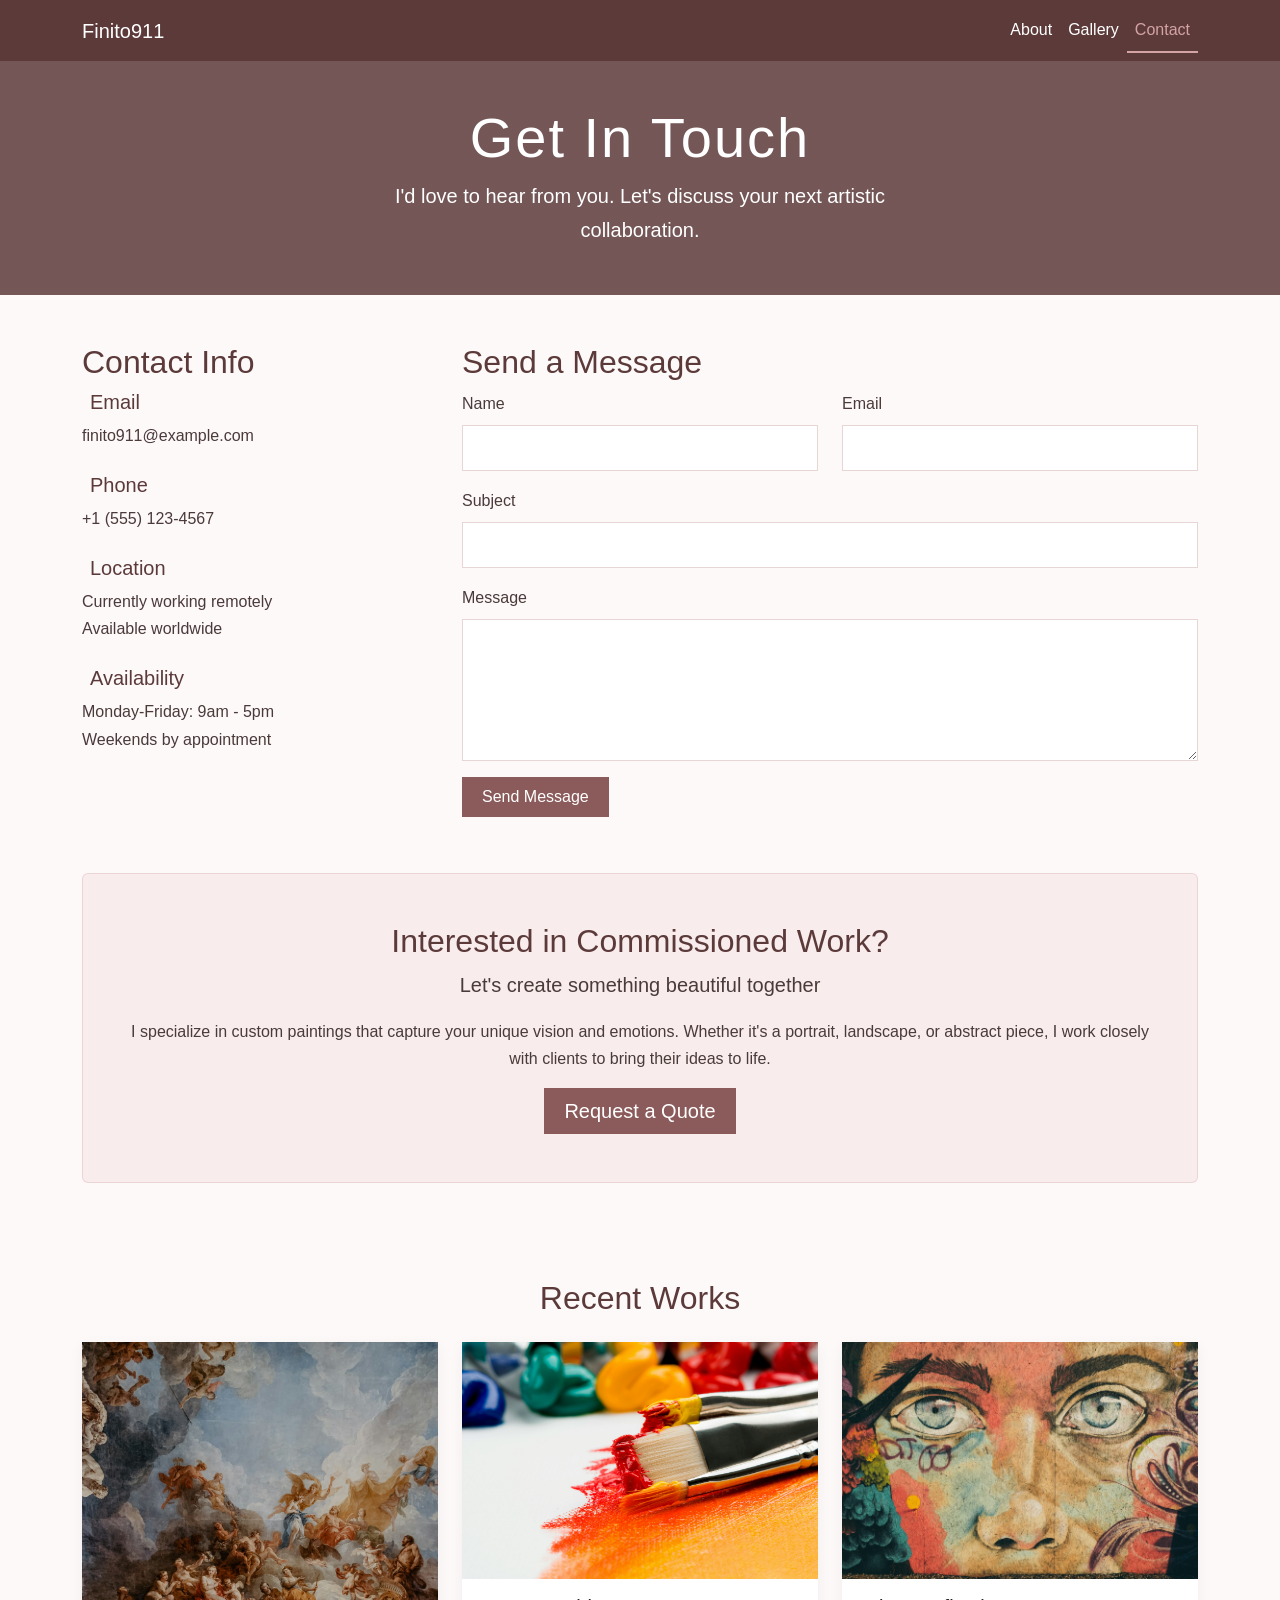
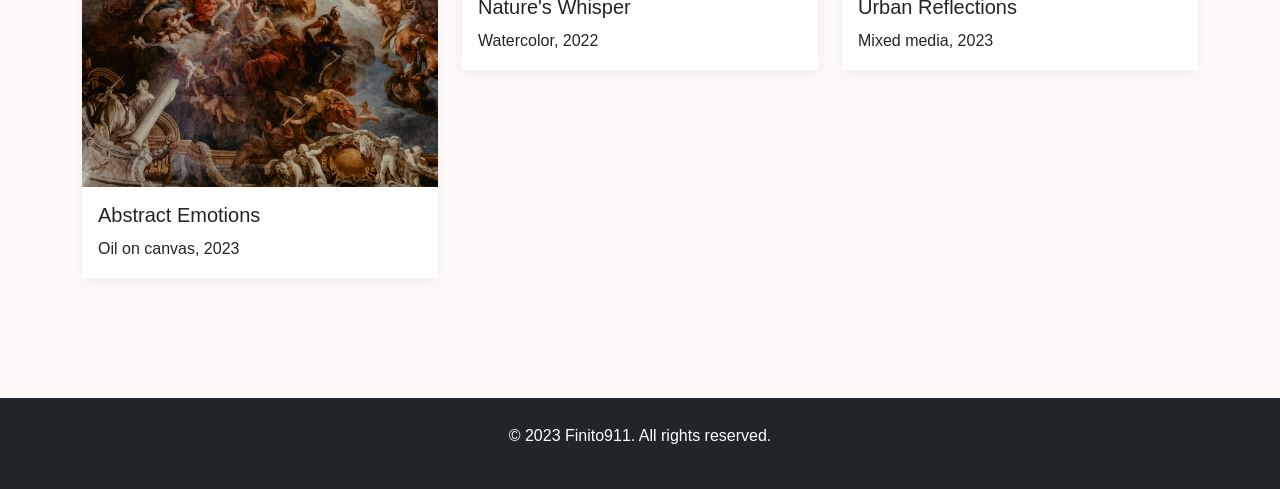
<file: contact.html>
<!DOCTYPE html>
<html lang="en">
<head>
    <meta charset="UTF-8">
    <meta name="viewport" content="width=device-width, initial-scale=1.0">
    <title>Contact | Artist Portfolio</title>
    <link href="https://cdn.jsdelivr.net/npm/bootstrap@5.3.0/dist/css/bootstrap.min.css" rel="stylesheet">
    <link href="css/style.css" rel="stylesheet">
</head>
<body>
    <!-- Navigation -->
    <nav class="navbar navbar-expand-lg navbar-dark bg-dark fixed-top">
        <div class="container">
            <a class="navbar-brand" href="index.html">Finito911</a>
            <button class="navbar-toggler" type="button" data-bs-toggle="collapse" data-bs-target="#navbarNav">
                <span class="navbar-toggler-icon"></span>
            </button>
            <div class="collapse navbar-collapse" id="navbarNav">
                <div class="navbar-nav ms-auto">
                    <a class="nav-link" href="about.html">About</a>
                    <a class="nav-link" href="gallery.html">Gallery</a>
                    <a class="nav-link active" href="contact.html">Contact</a>
                </div>
            </div>
        </div>
    </nav>

    <!-- Hero Section -->
    <header class="hero-section text-center py-5">
        <div class="container">
            <h1 class="display-4">Get In Touch</h1>
            <p class="lead">I'd love to hear from you. Let's discuss your next artistic collaboration.</p>
        </div>
    </header>

    <!-- Contact Content -->
    <section class="py-5">
        <div class="container">
            <div class="row">
                <!-- Contact Information -->
                <div class="col-lg-4 mb-5">
                    <h2>Contact Info</h2>
                    <div class="mb-4">
                        <h5><i class="fas fa-envelope me-2"></i> Email</h5>
                        <p>finito911@example.com</p>
                    </div>
                    <div class="mb-4">
                        <h5><i class="fas fa-phone me-2"></i> Phone</h5>
                        <p>+1 (555) 123-4567</p>
                    </div>
                    <div class="mb-4">
                        <h5><i class="fas fa-map-marker-alt me-2"></i> Location</h5>
                        <p>Currently working remotely<br>Available worldwide</p>
                    </div>
                    <div class="mb-4">
                        <h5><i class="fas fa-clock me-2"></i> Availability</h5>
                        <p>Monday-Friday: 9am - 5pm<br>Weekends by appointment</p>
                    </div>
                </div>

                <!-- Contact Form -->
                <div class="col-lg-8">
                    <h2>Send a Message</h2>
                    <form id="contactForm">
                        <div class="row">
                            <div class="col-md-6 mb-3">
                                <label for="name" class="form-label">Name</label>
                                <input type="text" class="form-control" id="name" required>
                            </div>
                            <div class="col-md-6 mb-3">
                                <label for="email" class="form-label">Email</label>
                                <input type="email" class="form-control" id="email" required>
                            </div>
                        </div>
                        <div class="mb-3">
                            <label for="subject" class="form-label">Subject</label>
                            <input type="text" class="form-control" id="subject" required>
                        </div>
                        <div class="mb-3">
                            <label for="message" class="form-label">Message</label>
                            <textarea class="form-control" id="message" rows="5" required></textarea>
                        </div>
                        <button type="submit" class="btn btn-primary">Send Message</button>
                    </form>
                </div>
            </div>

            <!-- Artistic Collaboration Section -->
            <div class="row mt-5">
                <div class="col-12">
                    <div class="p-5 bg-light rounded text-center">
                        <h2>Interested in Commissioned Work?</h2>
                        <p class="lead">Let's create something beautiful together</p>
                        <p>I specialize in custom paintings that capture your unique vision and emotions. Whether it's a portrait, landscape, or abstract piece, I work closely with clients to bring their ideas to life.</p>
                        <button class="btn btn-primary btn-lg">Request a Quote</button>
                    </div>
                </div>
            </div>
        </div>
    </section>

    <!-- Recent Works Preview -->
    <section class="py-5">
        <div class="container">
            <h2 class="text-center mb-4">Recent Works</h2>
            <div class="row">
                <div class="col-md-4 mb-4">
                    <div class="card">
                        <img src="images/adrianna.jpg" class="card-img-top" alt="Artwork">
                        <div class="card-body">
                            <h5 class="card-title">Abstract Emotions</h5>
                            <p class="card-text">Oil on canvas, 2023</p>
                        </div>
                    </div>
                </div>
                <div class="col-md-4 mb-4">
                    <div class="card">
                        <img src="images/anna.jpg" class="card-img-top" alt="Artwork">
                        <div class="card-body">
                            <h5 class="card-title">Nature's Whisper</h5>
                            <p class="card-text">Watercolor, 2022</p>
                        </div>
                    </div>
                </div>
                <div class="col-md-4 mb-4">
                    <div class="card">
                        <img src="images/dan.jpg" class="card-img-top" alt="Artwork">
                        <div class="card-body">
                            <h5 class="card-title">Urban Reflections</h5>
                            <p class="card-text">Mixed media, 2023</p>
                        </div>
                    </div>
                </div>
            </div>
        </div>
    </section>

    <!-- Footer -->
    <footer class="bg-dark text-white text-center py-4 mt-5">
        <div class="container">
            <p>&copy; 2023 Finito911. All rights reserved.</p>
        </div>
    </footer>

    <script src="https://cdn.jsdelivr.net/npm/bootstrap@5.3.0/dist/js/bootstrap.bundle.min.js"></script>
    <script>
        document.getElementById('contactForm').addEventListener('submit', function(e) {
            e.preventDefault();
            alert('Thank you for your message! I will get back to you soon.');
            this.reset();
        });
    </script>
</body>
</html>
</file>
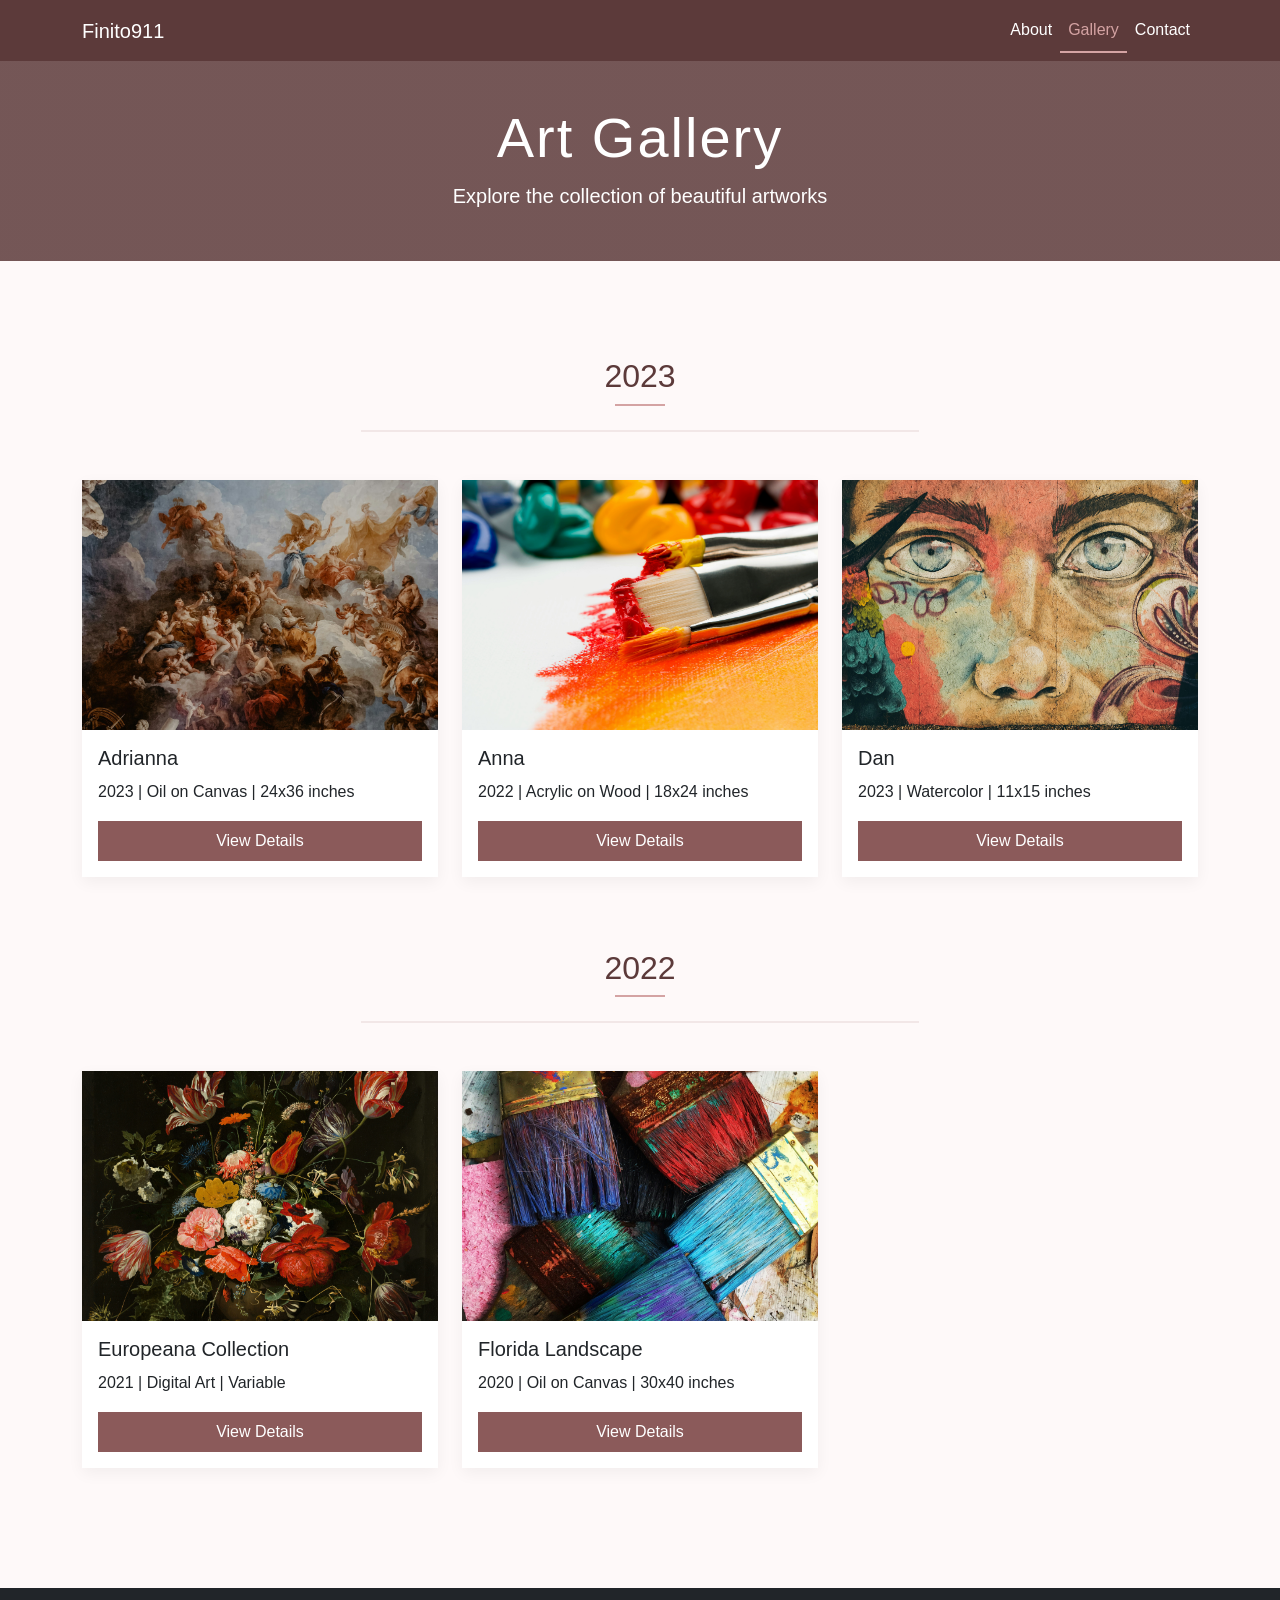
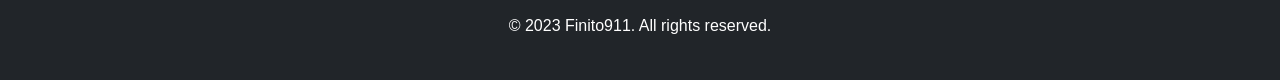
<file: gallery.html>
<!DOCTYPE html>
<html lang="en">
<head>
    <meta charset="UTF-8">
    <meta name="viewport" content="width=device-width, initial-scale=1.0">
    <title>Art Gallery | Artist Portfolio</title>
    <!-- Bootstrap CSS -->
    <link href="https://cdn.jsdelivr.net/npm/bootstrap@5.3.0/dist/css/bootstrap.min.css" rel="stylesheet">
    <!-- Custom CSS -->
    <link href="css/style.css" rel="stylesheet">
</head>
<body>
    <!-- Navigation -->
    <nav class="navbar navbar-expand-lg navbar-dark bg-dark fixed-top">
        <div class="container">
            <a class="navbar-brand" href="index.html">Finito911</a>
            <button class="navbar-toggler" type="button" data-bs-toggle="collapse" data-bs-target="#navbarNav">
                <span class="navbar-toggler-icon"></span>
            </button>
            <div class="collapse navbar-collapse" id="navbarNav">
                <div class="navbar-nav ms-auto">
                    <a class="nav-link" href="about.html">About</a>
                    <a class="nav-link active" href="gallery.html">Gallery</a>
                    <a class="nav-link" href="contact.html">Contact</a>
                </div>
            </div>
        </div>
    </nav>

    <!-- Hero Section -->
    <header class="hero-section text-center py-5">
        <div class="container">
            <h1 class="display-4">Art Gallery</h1>
            <p class="lead">Explore the collection of beautiful artworks</p>
        </div>
    </header>

    <!-- Gallery Content -->
    <section id="gallery" class="py-5">
        <div class="container">
            <!-- Year Separator -->
            <div class="year-separator text-center my-5">
                <h2>2023</h2>
                <hr class="w-50 mx-auto">
            </div>

            <!-- Gallery Grid -->
            <div class="row">
                <!-- Gallery Item 1 -->
                <div class="col-md-4 mb-4">
                    <div class="card h-100">
                        <img src="./images/adrianna.jpg" alt="Adrianna" class="card-img-top" style="height: 250px; object-fit: cover;">
                        <div class="card-body d-flex flex-column">
                            <h5 class="card-title">Adrianna</h5>
                            <p class="card-text">2023 | Oil on Canvas | 24x36 inches</p>
                            <a href="artworks/painting1.html" class="btn btn-primary mt-auto">View Details</a>
                        </div>
                    </div>
                </div>
                
                <!-- Gallery Item 2 -->
                <div class="col-md-4 mb-4">
                    <div class="card h-100">
                        <img src="./images/anna.jpg" alt="Anna" class="card-img-top" style="height: 250px; object-fit: cover;">
                        <div class="card-body d-flex flex-column">
                            <h5 class="card-title">Anna</h5>
                            <p class="card-text">2022 | Acrylic on Wood | 18x24 inches</p>
                            <a href="artworks/painting2.html" class="btn btn-primary mt-auto">View Details</a>
                        </div>
                    </div>
                </div>
                
                <!-- Gallery Item 3 -->
                <div class="col-md-4 mb-4">
                    <div class="card h-100">
                        <img src="./images/dan.jpg" alt="Dan" class="card-img-top" style="height: 250px; object-fit: cover;">
                        <div class="card-body d-flex flex-column">
                            <h5 class="card-title">Dan</h5>
                            <p class="card-text">2023 | Watercolor | 11x15 inches</p>
                            <a href="artworks/painting3.html" class="btn btn-primary mt-auto">View Details</a>
                        </div>
                    </div>
                </div>
            </div>
            
            <!-- Year Separator -->
            <div class="year-separator text-center my-5">
                <h2>2022</h2>
                <hr class="w-50 mx-auto">
            </div>
            
            <div class="row">
                <!-- Gallery Item 4 -->
                <div class="col-md-4 mb-4">
                    <div class="card h-100">
                        <img src="./images/europeana.jpg" alt="Europeana Collection" class="card-img-top" style="height: 250px; object-fit: cover;">
                        <div class="card-body d-flex flex-column">
                            <h5 class="card-title">Europeana Collection</h5>
                            <p class="card-text">2021 | Digital Art | Variable</p>
                            <a href="artworks/painting4.html" class="btn btn-primary mt-auto">View Details</a>
                        </div>
                    </div>
                </div>
                
                <!-- Gallery Item 5 -->
                <div class="col-md-4 mb-4">
                    <div class="card h-100">
                        <img src="./images/florida.jpg" alt="Florida Landscape" class="card-img-top" style="height: 250px; object-fit: cover;">
                        <div class="card-body d-flex flex-column">
                            <h5 class="card-title">Florida Landscape</h5>
                            <p class="card-text">2020 | Oil on Canvas | 30x40 inches</p>
                            <a href="artworks/painting5.html" class="btn btn-primary mt-auto">View Details</a>
                        </div>
                    </div>
                </div>
            </div>
        </div>
    </section>

    <!-- Footer -->
    <footer class="bg-dark text-white text-center py-4 mt-5">
        <div class="container">
            <p>&copy; 2023 Finito911. All rights reserved.</p>
        </div>
    </footer>

    <!-- Bootstrap JS -->
    <script src="https://cdn.jsdelivr.net/npm/bootstrap@5.3.0/dist/js/bootstrap.bundle.min.js"></script>
</body>
</html>
</file>
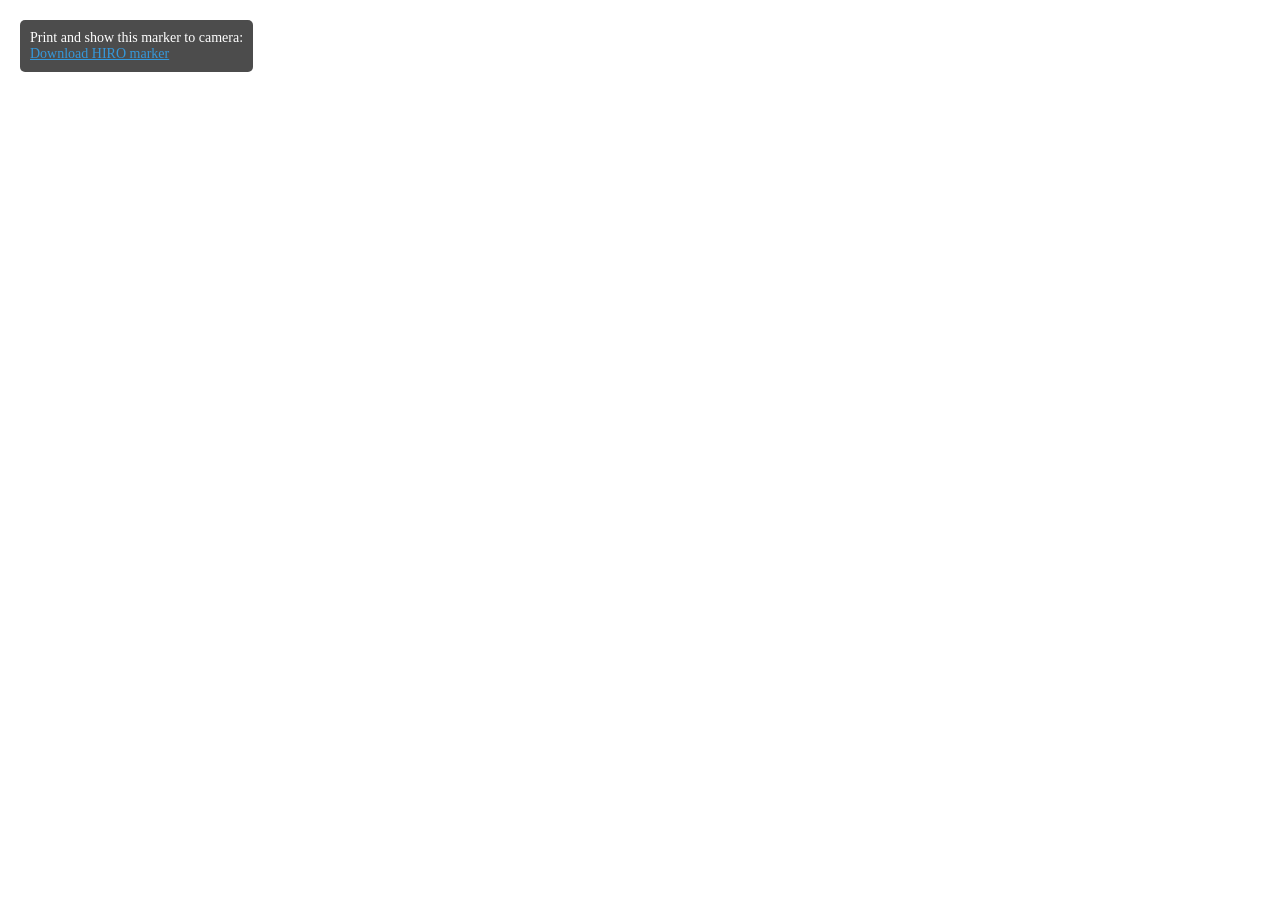
<file: artworks/p1.html>
<!DOCTYPE html>
<html>
<head>
    <title>AR Paint Sticking - Marker Based</title>
    <meta name="viewport" content="width=device-width, initial-scale=1.0, user-scalable=no">
    <script src="https://aframe.io/releases/1.4.0/aframe.min.js"></script>
    <script src="https://jeromeetienne.github.io/AR.js/aframe/build/aframe-ar.min.js"></script>
    <style>
        .arjs-loader {
            display: block;
            position: absolute;
            top: 0;
            left: 0;
            width: 100%;
            height: 100%;
            background: #000;
            z-index: 9999;
        }
        .arjs-loader-spinner {
            position: absolute;
            top: 50%;
            left: 50%;
            transform: translate(-50%, -50%);
            width: 50px;
            height: 50px;
            border: 5px solid #3498db;
            border-top: 5px solid transparent;
            border-radius: 50%;
            animation: spin 1s linear infinite;
        }
        @keyframes spin {
            0% { transform: translate(-50%, -50%) rotate(0deg); }
            100% { transform: translate(-50%, -50%) rotate(360deg); }
        }
        .instructions {
            position: fixed;
            top: 20px;
            left: 20px;
            z-index: 1000;
            background: rgba(0,0,0,0.7);
            color: white;
            padding: 10px;
            border-radius: 5px;
            font-size: 14px;
            max-width: 80%;
        }
    </style>
</head>
<body>
    <div class="instructions">
        Print and show this marker to camera:<br>
        <a href="https://arjs-cdn.s3.eu-west-3.amazonaws.com/three.js/data/images/HIRO.jpg" target="_blank" style="color: #3498db;">Download HIRO marker</a>
    </div>

    <a-scene 
        vr-mode-ui="enabled: false"
        arjs='sourceType: webcam; detectionMode: mono; matrixCodeType: 3x3;'
        renderer="logarithmicDepthBuffer: true;"
        embedded
        loading-screen="enabled: false">

        <!-- Marker definition -->
        <a-marker preset="hiro">
            <!-- Your paint image that sticks to the marker -->
            <a-entity 
                geometry="primitive: plane; width: 1; height: 1" 
                material="src: ../images/painting1.jpg; transparent: true; shader: flat"
                position="0 0 0"
                rotation="-90 0 0">
            </a-entity>
            
            <!-- Optional: Add multiple paint samples -->
            <a-entity 
                geometry="primitive: plane; width: 0.8; height: 0.8" 
                material="src: ../images/painting2.jpg; transparent: true; shader: flat"
                position="0 0.6 0"
                rotation="-90 0 0">
            </a-entity>
        </a-marker>

        <!-- Camera -->
        <a-entity camera></a-entity>
    </a-scene>

    <script>
        // Handle AR loading states
        window.addEventListener('arReady', function() {
            console.log('AR is ready!');
            document.querySelector('.instructions').innerHTML += '<br><strong>AR Ready! Show marker to camera.</strong>';
        });

        window.addEventListener('arError', function(err) {
            console.error('AR Error:', err);
            document.querySelector('.instructions').innerHTML += '<br><span style="color: red;">AR Error: ' + err.error + '</span>';
        });

        // Handle different paint selections
        function changePaintImage(imagePath) {
            const entity = document.querySelector('a-marker a-entity');
            if (entity) {
                entity.setAttribute('material', 'src', imagePath);
            }
        }
    </script>
</body>
</html>
</file>
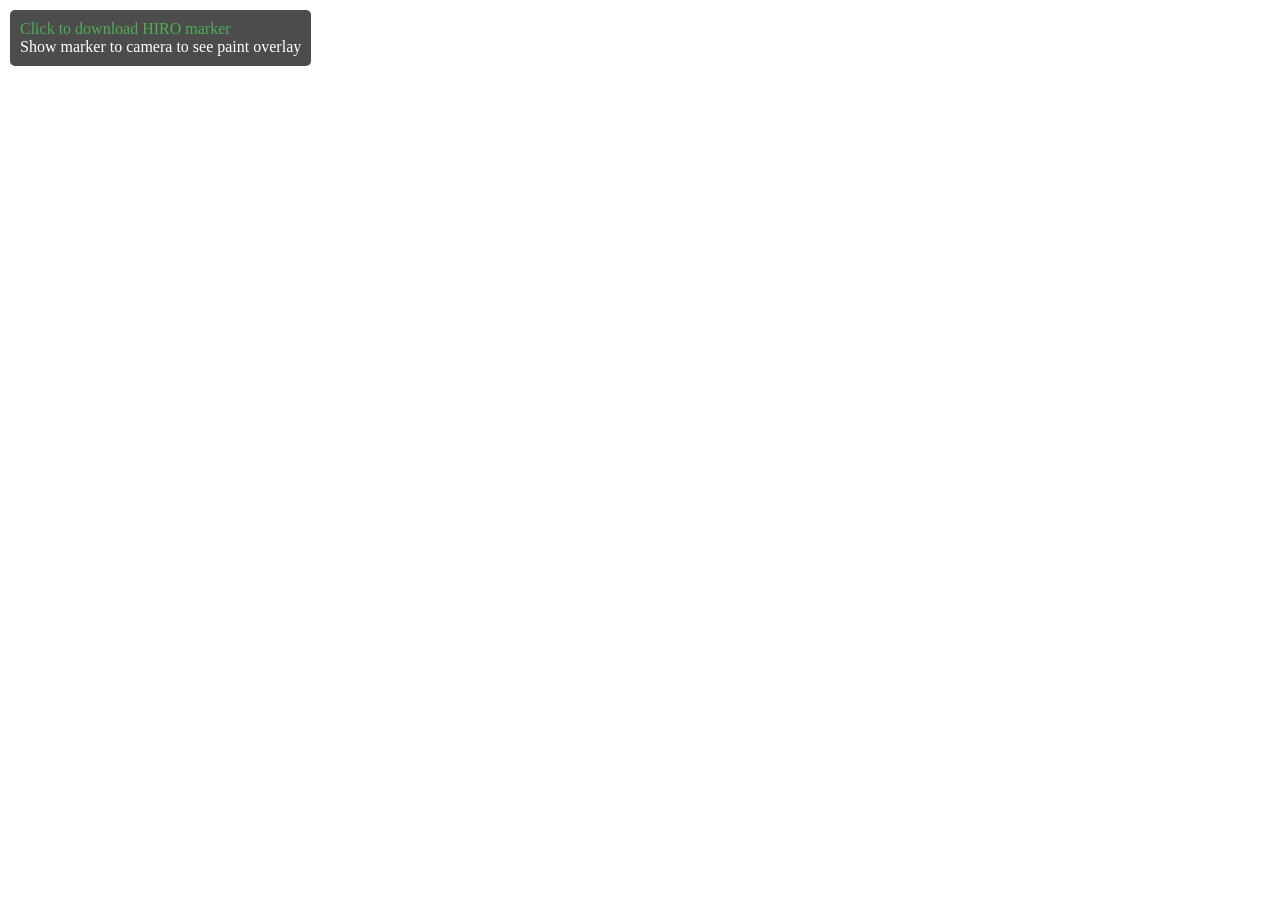
<file: artworks/p3.html>
<!DOCTYPE html>
<html>
<head>
    <title>AR Paint - HIRO Marker</title>
    <script src="https://aframe.io/releases/1.4.0/aframe.min.js"></script>
    <script src="https://jeromeetienne.github.io/AR.js/aframe/build/aframe-ar.min.js"></script>
    <style>
        body { margin: 0; overflow: hidden; }
        .info {
            position: fixed; 
            top: 10px; 
            left: 10px; 
            background: rgba(0,0,0,0.7); 
            color: white; 
            padding: 10px; 
            border-radius: 5px;
            z-index: 1000;
        }
        .marker-link {
            color: #4CAF50; 
            text-decoration: none;
        }
    </style>
</head>
<body>
    <div class="info">
        <a href="https://arjs-cdn.s3.eu-west-3.amazonaws.com/three.js/data/images/HIRO.jpg" target="_blank" class="marker-link">
            Click to download HIRO marker
        </a>
        <br>Show marker to camera to see paint overlay
    </div>

    <a-scene 
        vr-mode-ui="enabled: false"
        arjs='sourceType: webcam; detectionMode: mono_and_matrix; matrixCodeType: 3x3;'
        renderer="logarithmicDepthBuffer: true;"
        embedded>

        <a-marker preset="hiro">
            <a-entity 
                geometry="primitive: plane; width: 1; height: 1" 
                material="src: ../images/painting1.jpg; transparent: true"
                position="0 0 0">
            </a-entity>
        </a-marker>

        <a-entity camera></a-entity>
    </a-scene>
</body>
</html>
</file>
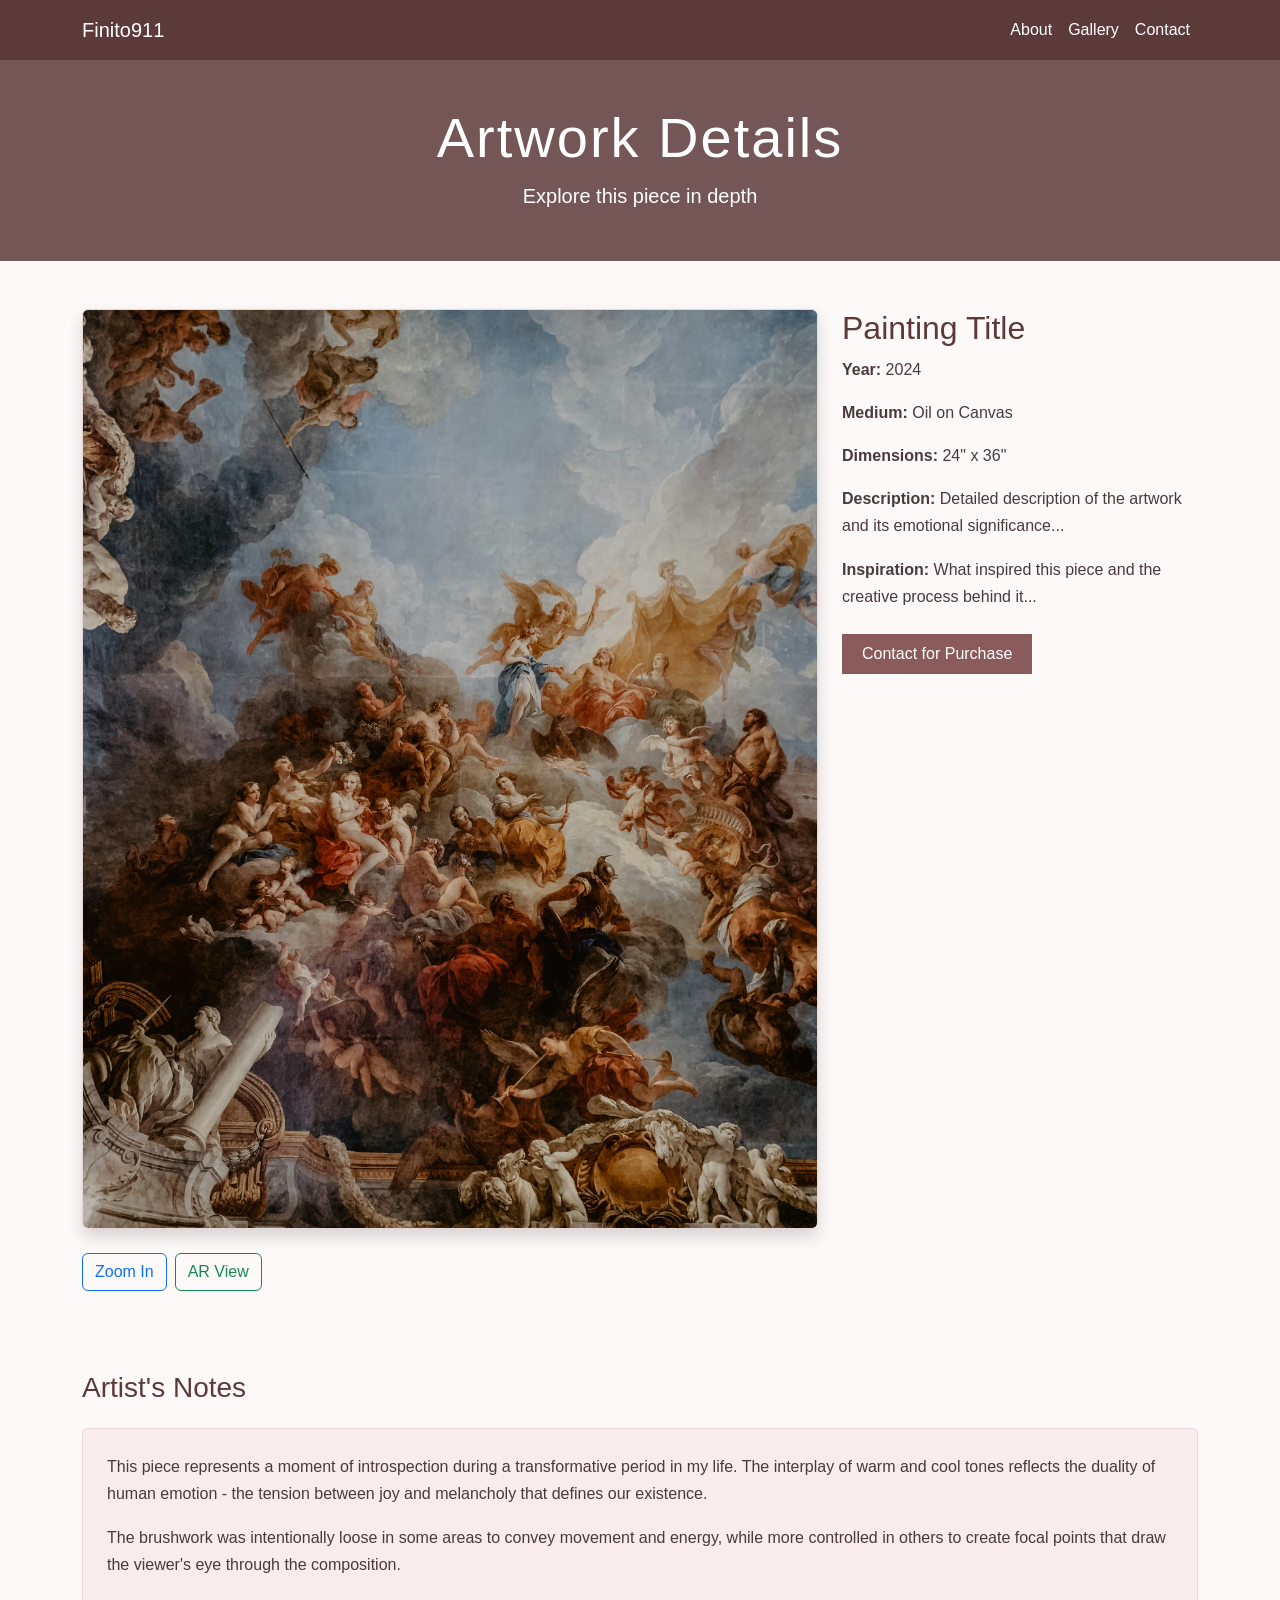
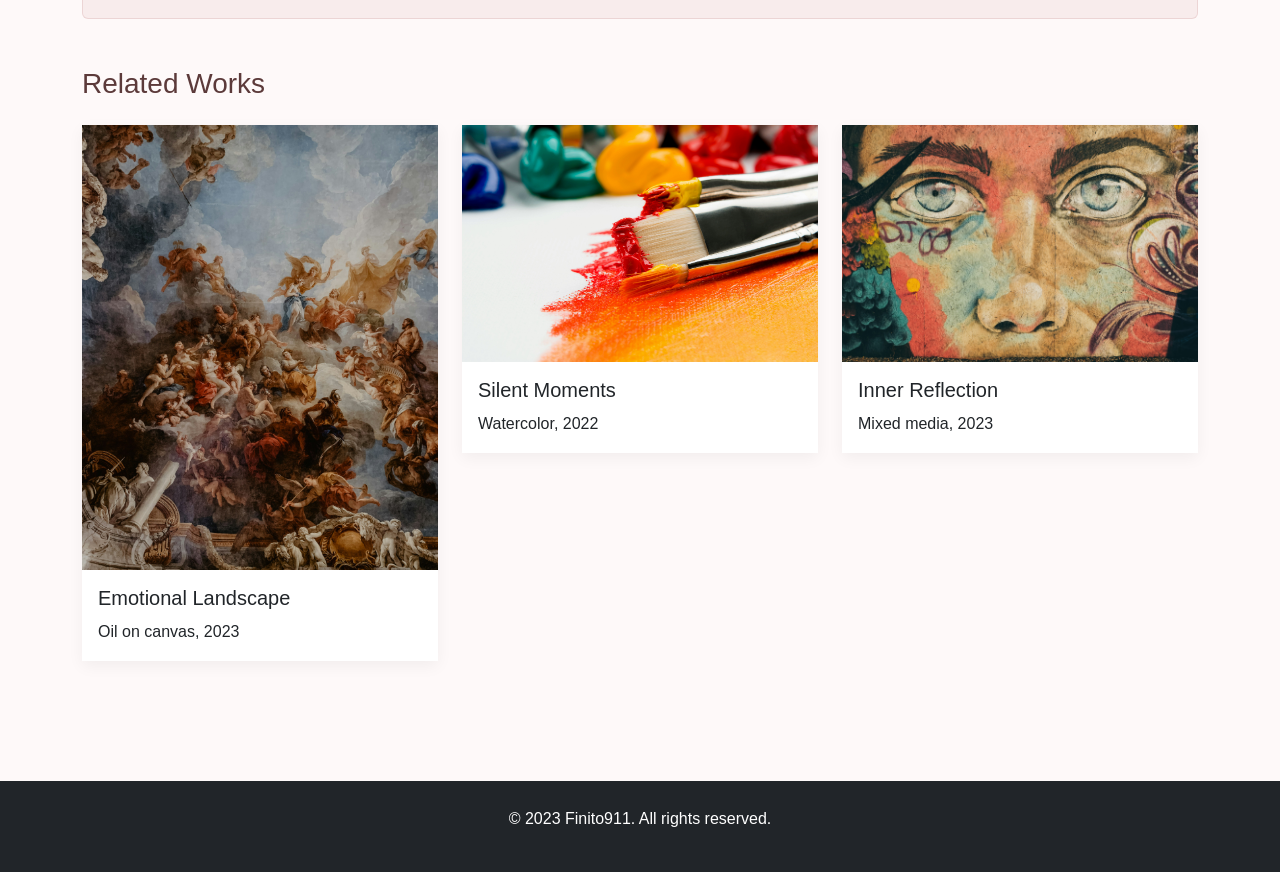
<file: artworks/painting1.html>
<!DOCTYPE html>
<html lang="en">
<head>
    <meta charset="UTF-8">
    <meta name="viewport" content="width=device-width, initial-scale=1.0">
    <title>Painting Title - Artist Portfolio</title>
    <link href="https://cdn.jsdelivr.net/npm/bootstrap@5.3.0/dist/css/bootstrap.min.css" rel="stylesheet">
    <link href="../css/style.css" rel="stylesheet">
</head>
<body>
    <!-- Navigation -->
    <nav class="navbar navbar-expand-lg navbar-dark bg-dark fixed-top">
        <div class="container">
            <a class="navbar-brand" href="../index.html">Finito911</a>
            <button class="navbar-toggler" type="button" data-bs-toggle="collapse" data-bs-target="#navbarNav">
                <span class="navbar-toggler-icon"></span>
            </button>
            <div class="collapse navbar-collapse" id="navbarNav">
                <div class="navbar-nav ms-auto">
                    <a class="nav-link" href="../about.html">About</a>
                    <a class="nav-link" href="../gallery.html">Gallery</a>
                    <a class="nav-link" href="../contact.html">Contact</a>
                </div>
            </div>
        </div>
    </nav>

    <!-- Hero Section -->
    <header class="hero-section text-center py-5">
        <div class="container">
            <h1 class="display-4">Artwork Details</h1>
            <p class="lead">Explore this piece in depth</p>
        </div>
    </header>

    <!-- Artwork Detail Section -->
    <section class="py-5">
        <div class="container">
            <div class="row">
                <div class="col-md-8 mb-4">
                    <img src="../images/adrianna.jpg" alt="Painting Title" class="img-fluid rounded shadow">
                    
                    <!-- AR/Zoom Features -->
                    <div class="mt-4 d-flex flex-wrap">
                        <button class="btn btn-outline-primary me-2 mb-2">Zoom In</button>
                        <button class="btn btn-outline-success mb-2">AR View</button>
                    </div>
                </div>
                <div class="col-md-4">
                    <h2>Painting Title</h2>
                    <p><strong>Year:</strong> 2024</p>
                    <p><strong>Medium:</strong> Oil on Canvas</p>
                    <p><strong>Dimensions:</strong> 24" x 36"</p>
                    <p><strong>Description:</strong> Detailed description of the artwork and its emotional significance...</p>
                    <p><strong>Inspiration:</strong> What inspired this piece and the creative process behind it...</p>
                    
                    <div class="mt-4">
                        <button class="btn btn-primary">Contact for Purchase</button>
                    </div>
                </div>
            </div>

            <!-- Additional Information -->
            <div class="row mt-5">
                <div class="col-12">
                    <h3 class="mb-4">Artist's Notes</h3>
                    <div class="p-4 bg-light rounded">
                        <p>This piece represents a moment of introspection during a transformative period in my life. The interplay of warm and cool tones reflects the duality of human emotion - the tension between joy and melancholy that defines our existence.</p>
                        <p>The brushwork was intentionally loose in some areas to convey movement and energy, while more controlled in others to create focal points that draw the viewer's eye through the composition.</p>
                    </div>
                </div>
            </div>

            <!-- Related Works -->
            <div class="row mt-5">
                <div class="col-12">
                    <h3 class="mb-4">Related Works</h3>
                    <div class="row">
                        <div class="col-md-4 mb-4">
                            <div class="card">
                                <img src="../images/adrianna.jpg" class="card-img-top" alt="Related Artwork">
                                <div class="card-body">
                                    <h5 class="card-title">Emotional Landscape</h5>
                                    <p class="card-text">Oil on canvas, 2023</p>
                                </div>
                            </div>
                        </div>
                        <div class="col-md-4 mb-4">
                            <div class="card">
                                <img src="../images/anna.jpg" class="card-img-top" alt="Related Artwork">
                                <div class="card-body">
                                    <h5 class="card-title">Silent Moments</h5>
                                    <p class="card-text">Watercolor, 2022</p>
                                </div>
                            </div>
                        </div>
                        <div class="col-md-4 mb-4">
                            <div class="card">
                                <img src="../images/dan.jpg" class="card-img-top" alt="Related Artwork">
                                <div class="card-body">
                                    <h5 class="card-title">Inner Reflection</h5>
                                    <p class="card-text">Mixed media, 2023</p>
                                </div>
                            </div>
                        </div>
                    </div>
                </div>
            </div>
        </div>
    </section>

    <!-- Footer -->
    <footer class="bg-dark text-white text-center py-4 mt-5">
        <div class="container">
            <p>&copy; 2023 Finito911. All rights reserved.</p>
        </div>
    </footer>

    <script src="https://cdn.jsdelivr.net/npm/bootstrap@5.3.0/dist/js/bootstrap.bundle.min.js"></script>
</body>
</html>
</file>
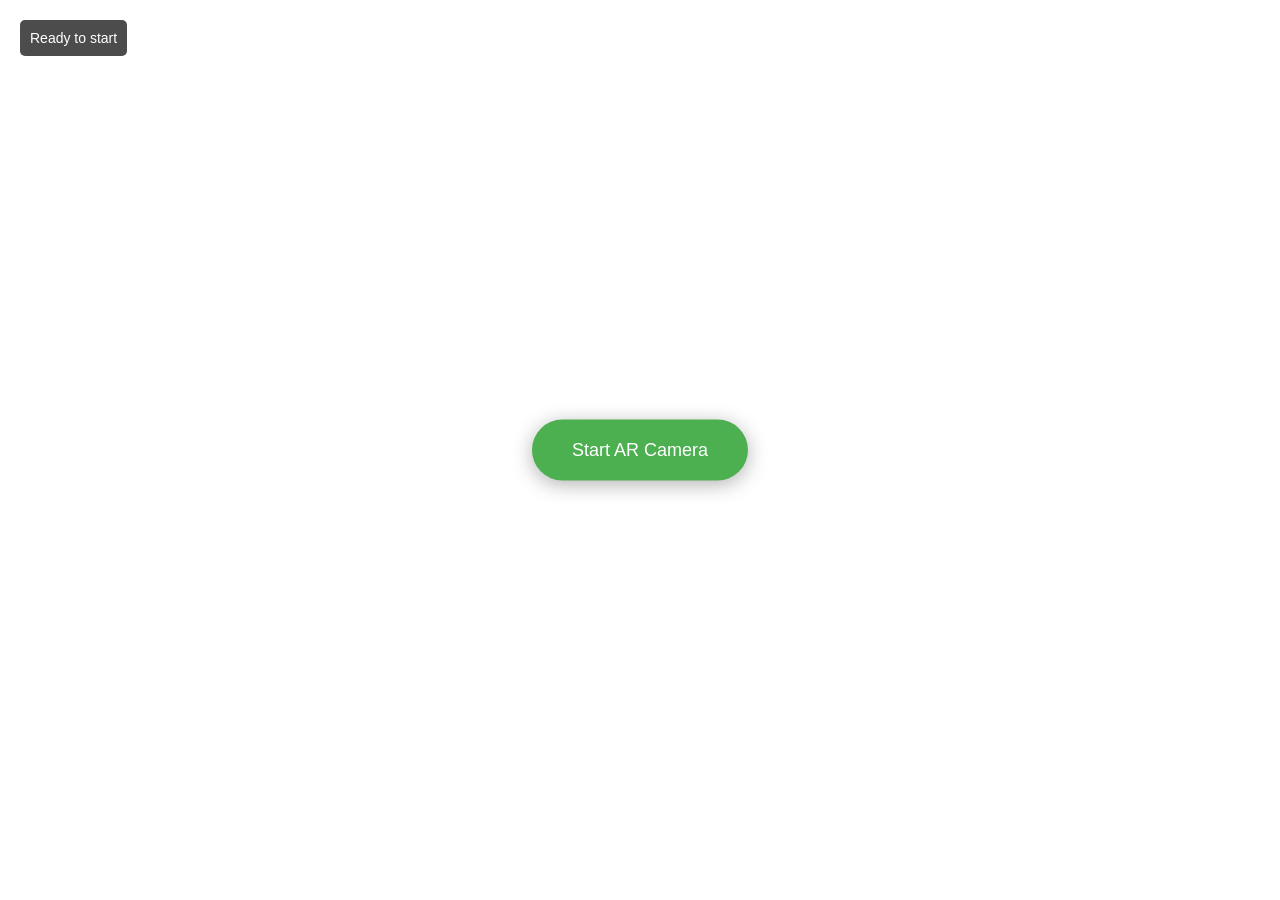
<file: artworks/painting5.html>
<!DOCTYPE html>
<html>
<head>
    <title>AR Paint Preview - Back Camera</title>
    <meta name="viewport" content="width=device-width, initial-scale=1.0, user-scalable=no">
    <style>
        body {
            margin: 0;
            padding: 0;
            overflow: hidden;
            font-family: Arial, sans-serif;
        }
        #container {
            position: relative;
            width: 100vw;
            height: 100vh;
        }
        #video {
            position: absolute;
            top: 0;
            left: 0;
            width: 100%;
            height: 100%;
            object-fit: cover;
            transform: scaleX(-1); /* Remove this if you want normal orientation */
        }
        #overlayCanvas {
            position: absolute;
            top: 0;
            left: 0;
            width: 100%;
            height: 100%;
            pointer-events: none;
        }
        .controls {
            position: fixed;
            bottom: 30px;
            left: 50%;
            transform: translateX(-50%);
            z-index: 1000;
            background: rgba(0,0,0,0.8);
            padding: 15px;
            border-radius: 25px;
            display: flex;
            gap: 10px;
            backdrop-filter: blur(10px);
        }
        .color-btn {
            width: 50px;
            height: 50px;
            border: 3px solid white;
            border-radius: 50%;
            cursor: pointer;
            box-shadow: 0 2px 10px rgba(0,0,0,0.3);
        }
        .status {
            position: fixed;
            top: 20px;
            left: 20px;
            z-index: 1000;
            background: rgba(0,0,0,0.7);
            color: white;
            padding: 10px;
            border-radius: 5px;
            font-size: 14px;
        }
        .init-btn {
            position: fixed;
            top: 50%;
            left: 50%;
            transform: translate(-50%, -50%);
            z-index: 2000;
            padding: 20px 40px;
            background: #4CAF50;
            color: white;
            border: none;
            border-radius: 50px;
            font-size: 18px;
            cursor: pointer;
            box-shadow: 0 4px 20px rgba(0,0,0,0.3);
        }
    </style>
</head>
<body>
    <div id="container">
        <video id="video" autoplay playsinline muted style="display: none;"></video>
        <canvas id="overlayCanvas"></canvas>
    </div>
    
    <button class="init-btn" onclick="initCamera()">Start AR Camera</button>
    
    <div class="status" id="status">
        Ready to start
    </div>
    
    <div class="controls" style="display: none;" id="controlsDiv">
        <div class="color-btn" style="background-color: #e74c3c;" onclick="setPaintColor('#e74c3c')" title="Red"></div>
        <div class="color-btn" style="background-color: #3498db;" onclick="setPaintColor('#3498db')" title="Blue"></div>
        <div class="color-btn" style="background-color: #2ecc71;" onclick="setPaintColor('#2ecc71')" title="Green"></div>
        <div class="color-btn" style="background-color: #f39c12;" onclick="setPaintColor('#f39c12')" title="Orange"></div>
        <div class="color-btn" style="background-color: #9b59b6;" onclick="setPaintColor('#9b59b6')" title="Purple"></div>
        <div class="color-btn" style="background-color: #ffffff; border: 2px solid #333;" onclick="setPaintColor(null)" title="Clear"></div>
    </div>

    <script>
        let video = document.getElementById('video');
        let canvas = document.getElementById('overlayCanvas');
        let ctx = canvas.getContext('2d');
        let currentStream = null;
        let paintColor = null;
        let isInitialized = false;

        function updateStatus(message) {
            document.getElementById('status').textContent = message;
        }

        async function initCamera() {
            try {
                updateStatus('Accessing camera...');
                
                // Request back camera specifically
                const constraints = {
                    video: {
                        facingMode: 'environment', // This is BACK CAMERA
                        width: { ideal: 1920 },
                        height: { ideal: 1080 }
                    },
                    audio: false
                };

                // Get the stream
                currentStream = await navigator.mediaDevices.getUserMedia(constraints);
                video.srcObject = currentStream;
                
                // Show video element
                video.style.display = 'block';
                
                // Hide start button
                document.querySelector('.init-btn').style.display = 'none';
                
                // Show controls
                document.getElementById('controlsDiv').style.display = 'flex';
                
                // Set canvas dimensions
                video.onloadedmetadata = function() {
                    canvas.width = video.videoWidth;
                    canvas.height = video.videoHeight;
                    updateStatus('Camera ready - Back camera active');
                    isInitialized = true;
                    startProcessing();
                };

                video.onerror = function() {
                    updateStatus('Error: Could not load video stream');
                };

            } catch (error) {
                console.error('Camera error:', error);
                updateStatus('Error: ' + error.message || 'Could not access camera');
                
                // Try fallback to any available camera
                if (error.name === 'NotAllowedError') {
                    updateStatus('Please allow camera access and refresh the page');
                } else if (error.name === 'NotFoundError') {
                    updateStatus('No back camera found. Trying front camera...');
                    tryFrontCamera();
                }
            }
        }

        async function tryFrontCamera() {
            try {
                const constraints = {
                    video: {
                        facingMode: 'user', // Front camera fallback
                        width: { ideal: 1280 },
                        height: { ideal: 720 }
                    },
                    audio: false
                };

                currentStream = await navigator.mediaDevices.getUserMedia(constraints);
                video.srcObject = currentStream;
                video.style.display = 'block';
                document.querySelector('.init-btn').style.display = 'none';
                document.getElementById('controlsDiv').style.display = 'flex';
                
                video.onloadedmetadata = function() {
                    canvas.width = video.videoWidth;
                    canvas.height = video.videoHeight;
                    updateStatus('Using front camera');
                    isInitialized = true;
                    startProcessing();
                };
                
            } catch (error) {
                updateStatus('Could not access any camera');
            }
        }

        function setPaintColor(color) {
            paintColor = color;
            updateStatus(color ? `Painting with ${color}` : 'Clear mode');
        }

        function startProcessing() {
            if (!isInitialized || video.paused || video.ended) {
                setTimeout(startProcessing, 100);
                return;
            }
            
            try {
                // Draw video frame
                ctx.drawImage(video, 0, 0, canvas.width, canvas.height);
                
                // Apply paint overlay if color is selected
                if (paintColor) {
                    ctx.globalAlpha = 0.3; // Semi-transparent overlay
                    ctx.fillStyle = paintColor;
                    
                    // Paint the entire frame (in a real app, you'd detect surfaces)
                    ctx.fillRect(0, 0, canvas.width, canvas.height);
                    
                    ctx.globalAlpha = 1.0;
                }
                
            } catch (error) {
                console.error('Processing error:', error);
            }
            
            requestAnimationFrame(startProcessing);
        }

        // Handle page visibility changes
        document.addEventListener('visibilitychange', function() {
            if (document.hidden && currentStream) {
                // Pause when tab is not visible
                updateStatus('Paused - tab not visible');
            } else if (!document.hidden && isInitialized) {
                updateStatus('Resumed');
            }
        });

        // Clean up on page unload
        window.addEventListener('beforeunload', function() {
            if (currentStream) {
                currentStream.getTracks().forEach(track => track.stop());
            }
        });
    </script>
</body>
</html>
</file>
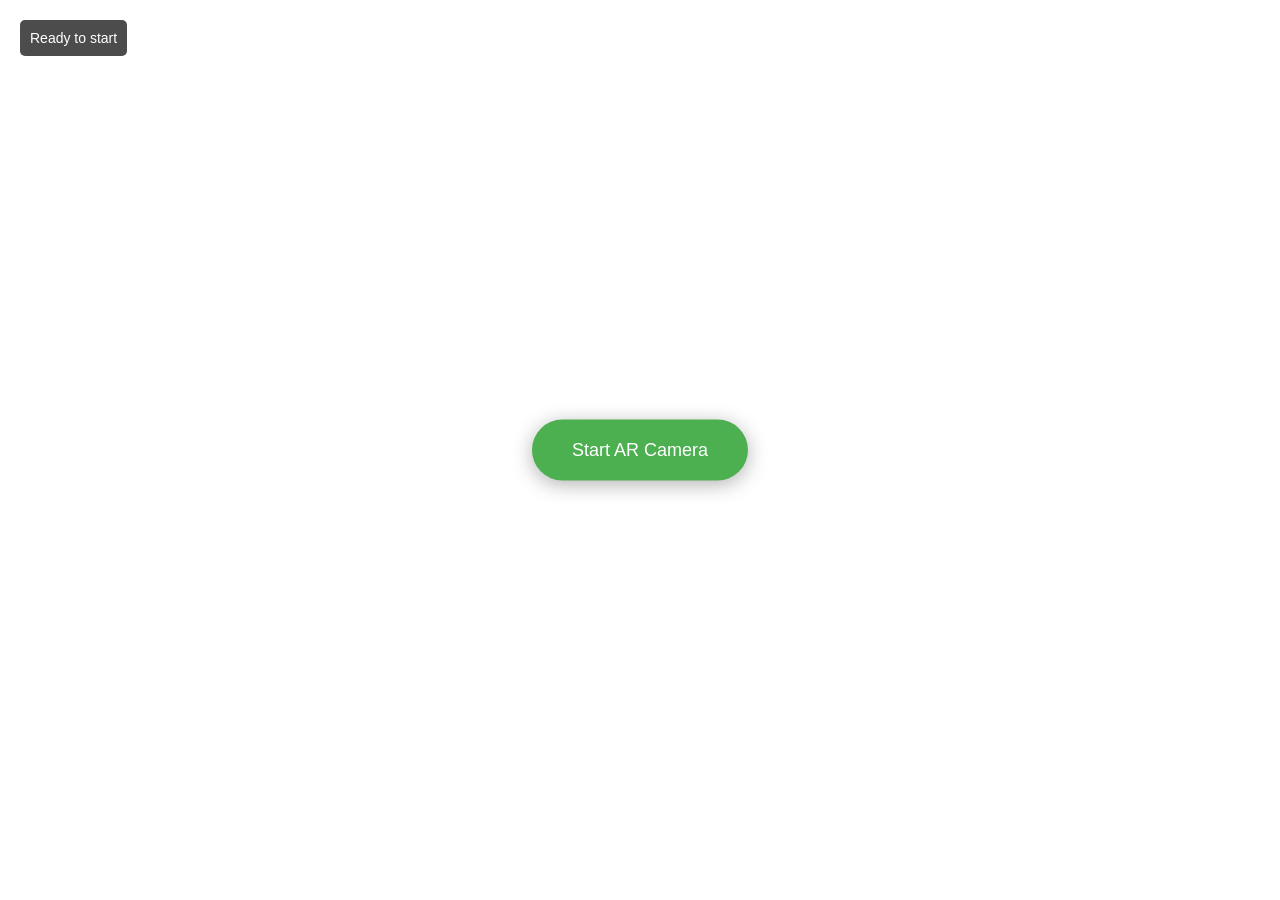
<file: artworks/painting6.html>
<!DOCTYPE html>
<html>
<head>
    <title>AR Paint Preview - Back Camera</title>
    <meta name="viewport" content="width=device-width, initial-scale=1.0, user-scalable=no">
    <style>
        body {
            margin: 0;
            padding: 0;
            overflow: hidden;
            font-family: Arial, sans-serif;
        }
        #container {
            position: relative;
            width: 100vw;
            height: 100vh;
        }
        #video {
            position: absolute;
            top: 0;
            left: 0;
            width: 100%;
            height: 100%;
            object-fit: cover;
        }
        #overlayCanvas {
            position: absolute;
            top: 0;
            left: 0;
            width: 100%;
            height: 100%;
            pointer-events: none;
        }
        .controls {
            position: fixed;
            bottom: 30px;
            left: 50%;
            transform: translateX(-50%);
            z-index: 1000;
            background: rgba(0,0,0,0.8);
            padding: 15px;
            border-radius: 25px;
            display: flex;
            gap: 10px;
            backdrop-filter: blur(10px);
        }
        .image-btn {
            width: 60px;
            height: 60px;
            border: 3px solid white;
            border-radius: 10px;
            cursor: pointer;
            box-shadow: 0 2px 10px rgba(0,0,0,0.3);
            background-size: cover;
            background-position: center;
        }
        .status {
            position: fixed;
            top: 20px;
            left: 20px;
            z-index: 1000;
            background: rgba(0,0,0,0.7);
            color: white;
            padding: 10px;
            border-radius: 5px;
            font-size: 14px;
        }
        .init-btn {
            position: fixed;
            top: 50%;
            left: 50%;
            transform: translate(-50%, -50%);
            z-index: 2000;
            padding: 20px 40px;
            background: #4CAF50;
            color: white;
            border: none;
            border-radius: 50px;
            font-size: 18px;
            cursor: pointer;
            box-shadow: 0 4px 20px rgba(0,0,0,0.3);
        }
    </style>
</head>
<body>
    <div id="container">
        <video id="video" autoplay playsinline muted style="display: none;"></video>
        <canvas id="overlayCanvas"></canvas>
    </div>
    
    <button class="init-btn" onclick="initCamera()">Start AR Camera</button>
    
    <div class="status" id="status">
        Ready to start
    </div>
    
    <div class="controls" style="display: none;" id="controlsDiv">
        <!-- Replace these with your actual paint sample images -->
        <div class="image-btn" style="background-image: url('https://i.imgur.com/sample1.jpg');" onclick="setPaintImage('https://i.imgur.com/sample1.jpg')" title="Paint Sample 1"></div>
        <div class="image-btn" style="background-image: url('https://i.imgur.com/sample2.jpg');" onclick="setPaintImage('https://i.imgur.com/sample2.jpg')" title="Paint Sample 2"></div>
        <div class="image-btn" style="background-image: url('https://i.imgur.com/sample3.jpg');" onclick="setPaintImage('https://i.imgur.com/sample3.jpg')" title="Paint Sample 3"></div>
        <div class="image-btn" style="background-image: url('https://i.imgur.com/clear.png');" onclick="setPaintImage(null)" title="Clear">❌</div>
    </div>

    <script>
        let video = document.getElementById('video');
        let canvas = document.getElementById('overlayCanvas');
        let ctx = canvas.getContext('2d');
        let currentStream = null;
        let paintImage = null;
        let paintImageElement = null;
        let isInitialized = false;
        let imageCache = {};

        function updateStatus(message) {
            document.getElementById('status').textContent = message;
        }

        // Preload common paint sample images
        function preloadImages() {
            const imageUrls = [
                'https://i.imgur.com/sample1.jpg',
                'https://i.imgur.com/sample2.jpg', 
                'https://i.imgur.com/sample3.jpg'
            ];
            
            imageUrls.forEach(url => {
                if (!imageCache[url]) {
                    const img = new Image();
                    img.crossOrigin = 'Anonymous';
                    img.src = url;
                    img.onload = () => {
                        imageCache[url] = img;
                        console.log('Preloaded:', url);
                    };
                }
            });
        }

        async function initCamera() {
            try {
                updateStatus('Accessing camera...');
                
                // Request back camera specifically
                const constraints = {
                    video: {
                        facingMode: 'environment', // This is BACK CAMERA
                        width: { ideal: 1920 },
                        height: { ideal: 1080 }
                    },
                    audio: false
                };

                // Get the stream
                currentStream = await navigator.mediaDevices.getUserMedia(constraints);
                video.srcObject = currentStream;
                
                // Show video element
                video.style.display = 'block';
                
                // Hide start button
                document.querySelector('.init-btn').style.display = 'none';
                
                // Show controls
                document.getElementById('controlsDiv').style.display = 'flex';
                
                // Set canvas dimensions
                video.onloadedmetadata = function() {
                    canvas.width = video.videoWidth;
                    canvas.height = video.videoHeight;
                    updateStatus('Camera ready - Back camera active');
                    isInitialized = true;
                    startProcessing();
                };

                video.onerror = function() {
                    updateStatus('Error: Could not load video stream');
                };

            } catch (error) {
                console.error('Camera error:', error);
                updateStatus('Error: ' + error.message || 'Could not access camera');
                
                // Try fallback to any available camera
                if (error.name === 'NotAllowedError') {
                    updateStatus('Please allow camera access and refresh the page');
                } else if (error.name === 'NotFoundError') {
                    updateStatus('No back camera found. Trying front camera...');
                    tryFrontCamera();
                }
            }
        }

        async function tryFrontCamera() {
            try {
                const constraints = {
                    video: {
                        facingMode: 'user', // Front camera fallback
                        width: { ideal: 1280 },
                        height: { ideal: 720 }
                    },
                    audio: false
                };

                currentStream = await navigator.mediaDevices.getUserMedia(constraints);
                video.srcObject = currentStream;
                video.style.display = 'block';
                document.querySelector('.init-btn').style.display = 'none';
                document.getElementById('controlsDiv').style.display = 'flex';
                
                video.onloadedmetadata = function() {
                    canvas.width = video.videoWidth;
                    canvas.height = video.videoHeight;
                    updateStatus('Using front camera');
                    isInitialized = true;
                    startProcessing();
                };
                
            } catch (error) {
                updateStatus('Could not access any camera');
            }
        }

        function setPaintImage(imageUrl) {
            if (!imageUrl) {
                paintImage = null;
                paintImageElement = null;
                updateStatus('Cleared paint overlay');
                return;
            }
            
            // Check if image is already cached
            if (imageCache[imageUrl]) {
                paintImage = imageUrl;
                paintImageElement = imageCache[imageUrl];
                updateStatus('Using cached image: ' + imageUrl);
                return;
            }
            
            // Load new image
            updateStatus('Loading image...');
            const img = new Image();
            img.crossOrigin = 'Anonymous';
            img.src = imageUrl;
            
            img.onload = function() {
                paintImage = imageUrl;
                paintImageElement = img;
                imageCache[imageUrl] = img; // Cache for future use
                updateStatus('Image loaded: ' + imageUrl);
            };
            
            img.onerror = function() {
                updateStatus('Failed to load image: ' + imageUrl);
            };
        }

        function startProcessing() {
            if (!isInitialized || video.paused || video.ended) {
                setTimeout(startProcessing, 100);
                return;
            }
            
            try {
                // Draw video frame
                ctx.drawImage(video, 0, 0, canvas.width, canvas.height);
                
                // Overlay paint image if selected
                if (paintImage && paintImageElement) {
                    // Define where to place the paint image (center of screen)
                    const imageWidth = canvas.width * 0.8; // 80% of screen width
                    const imageHeight = canvas.height * 0.6; // 60% of screen height
                    const imageX = (canvas.width - imageWidth) / 2;
                    const imageY = (canvas.height - imageHeight) / 2;
                    
                    // Draw the paint image with transparency
                    ctx.globalAlpha = 0.7; // 70% opacity
                    ctx.drawImage(
                        paintImageElement, 
                        imageX, 
                        imageY, 
                        imageWidth, 
                        imageHeight
                    );
                    ctx.globalAlpha = 1.0;
                }
                
            } catch (error) {
                console.error('Processing error:', error);
            }
            
            requestAnimationFrame(startProcessing);
        }

        // Handle page visibility changes
        document.addEventListener('visibilitychange', function() {
            if (document.hidden && currentStream) {
                updateStatus('Paused - tab not visible');
            } else if (!document.hidden && isInitialized) {
                updateStatus('Resumed');
            }
        });

        // Clean up on page unload
        window.addEventListener('beforeunload', function() {
            if (currentStream) {
                currentStream.getTracks().forEach(track => track.stop());
            }
        });

        // Initialize image preloading
        window.addEventListener('load', preloadImages);
    </script>
</body>
</html>
</file>
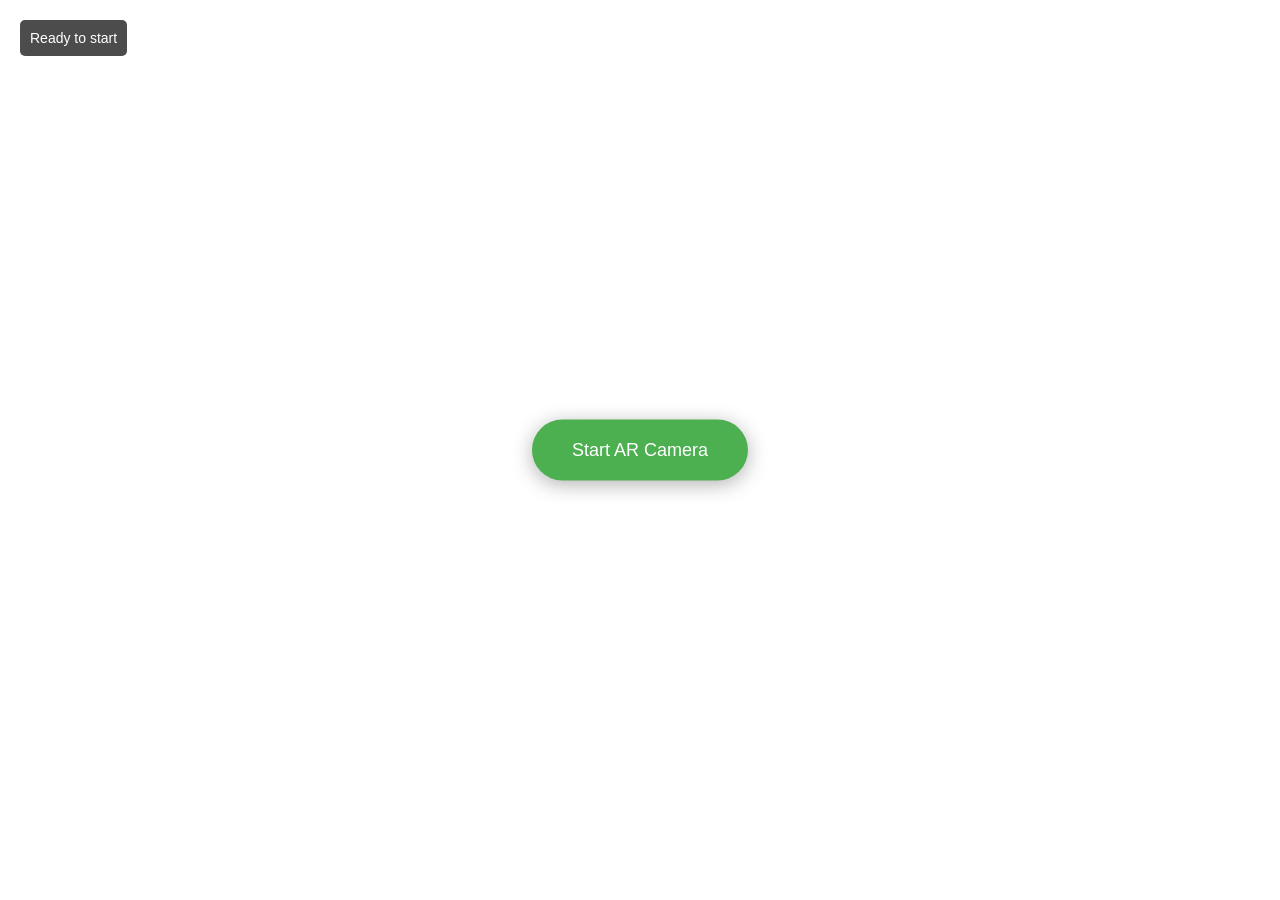
<file: artworks/painting7.html>
<!DOCTYPE html>
<html>
<head>
    <title>AR Paint Sticking - Back Camera</title>
    <meta name="viewport" content="width=device-width, initial-scale=1.0, user-scalable=no">
    <style>
        body {
            margin: 0;
            padding: 0;
            overflow: hidden;
            font-family: Arial, sans-serif;
        }
        #container {
            position: relative;
            width: 100vw;
            height: 100vh;
        }
        #video {
            position: absolute;
            top: 0;
            left: 0;
            width: 100%;
            height: 100%;
            object-fit: cover;
        }
        #overlayCanvas {
            position: absolute;
            top: 0;
            left: 0;
            width: 100%;
            height: 100%;
            pointer-events: none;
        }
        .controls {
            position: fixed;
            bottom: 30px;
            left: 50%;
            transform: translateX(-50%);
            z-index: 1000;
            background: rgba(0,0,0,0.8);
            padding: 15px;
            border-radius: 25px;
            display: flex;
            gap: 10px;
            backdrop-filter: blur(10px);
        }
        .image-btn {
            width: 60px;
            height: 60px;
            border: 3px solid white;
            border-radius: 10px;
            cursor: pointer;
            box-shadow: 0 2px 10px rgba(0,0,0,0.3);
            background-size: cover;
            background-position: center;
        }
        .status {
            position: fixed;
            top: 20px;
            left: 20px;
            z-index: 1000;
            background: rgba(0,0,0,0.7);
            color: white;
            padding: 10px;
            border-radius: 5px;
            font-size: 14px;
        }
        .init-btn {
            position: fixed;
            top: 50%;
            left: 50%;
            transform: translate(-50%, -50%);
            z-index: 2000;
            padding: 20px 40px;
            background: #4CAF50;
            color: white;
            border: none;
            border-radius: 50px;
            font-size: 18px;
            cursor: pointer;
            box-shadow: 0 4px 20px rgba(0,0,0,0.3);
        }
        .ar-instructions {
            position: fixed;
            top: 50%;
            left: 50%;
            transform: translate(-50%, -50%);
            z-index: 500;
            background: rgba(0,0,0,0.8);
            color: white;
            padding: 20px;
            border-radius: 15px;
            text-align: center;
            display: none;
        }
    </style>
</head>
<body>
    <div id="container">
        <video id="video" autoplay playsinline muted style="display: none;"></video>
        <canvas id="overlayCanvas"></canvas>
    </div>
    
    <button class="init-btn" onclick="initCamera()">Start AR Camera</button>
    
    <div class="status" id="status">
        Ready to start
    </div>
    
    <div class="ar-instructions" id="instructions">
        Point camera at a flat surface (wall, table, floor)<br>
        Tap screen to place paint sample
    </div>
    
    <div class="controls" style="display: none;" id="controlsDiv">
        <div class="image-btn" style="background-image: url('https://i.imgur.com/red-paint.jpg');" onclick="setPaintImage('https://i.imgur.com/red-paint.jpg')" title="Red Paint"></div>
        <div class="image-btn" style="background-image: url('https://i.imgur.com/blue-paint.jpg');" onclick="setPaintImage('https://i.imgur.com/blue-paint.jpg')" title="Blue Paint"></div>
        <div class="image-btn" style="background-image: url('https://i.imgur.com/green-paint.jpg');" onclick="setPaintImage('https://i.imgur.com/green-paint.jpg')" title="Green Paint"></div>
        <div class="image-btn" style="background-color: #ff0000; color: white; display: flex; align-items: center; justify-content: center; font-size: 20px;" onclick="clearPlacements()" title="Clear All">❌</div>
    </div>

    <script>
        let video = document.getElementById('video');
        let canvas = document.getElementById('overlayCanvas');
        let ctx = canvas.getContext('2d');
        let currentStream = null;
        let paintImage = null;
        let paintImageElement = null;
        let isInitialized = false;
        let placements = []; // Store placed images
        let imageCache = {};
        let isTracking = false;

        function updateStatus(message) {
            document.getElementById('status').textContent = message;
        }

        function showInstructions() {
            document.getElementById('instructions').style.display = 'block';
            setTimeout(() => {
                document.getElementById('instructions').style.display = 'none';
            }, 5000);
        }

        async function initCamera() {
            try {
                updateStatus('Accessing camera...');
                
                const constraints = {
                    video: {
                        facingMode: 'environment',
                        width: { ideal: 1920 },
                        height: { ideal: 1080 }
                    },
                    audio: false
                };

                currentStream = await navigator.mediaDevices.getUserMedia(constraints);
                video.srcObject = currentStream;
                
                video.style.display = 'block';
                document.querySelector('.init-btn').style.display = 'none';
                document.getElementById('controlsDiv').style.display = 'flex';
                
                video.onloadedmetadata = function() {
                    canvas.width = video.videoWidth;
                    canvas.height = video.videoHeight;
                    updateStatus('Camera ready - Point at surface and tap to place');
                    isInitialized = true;
                    showInstructions();
                    startProcessing();
                };

            } catch (error) {
                console.error('Camera error:', error);
                updateStatus('Error: ' + (error.message || 'Could not access camera'));
            }
        }

        function setPaintImage(imageUrl) {
            if (!imageUrl) {
                paintImage = null;
                paintImageElement = null;
                updateStatus('No paint selected');
                return;
            }
            
            if (imageCache[imageUrl]) {
                paintImage = imageUrl;
                paintImageElement = imageCache[imageUrl];
                updateStatus('Paint selected - tap screen to place');
                return;
            }
            
            updateStatus('Loading paint sample...');
            const img = new Image();
            img.crossOrigin = 'Anonymous';
            img.src = imageUrl;
            
            img.onload = function() {
                paintImage = imageUrl;
                paintImageElement = img;
                imageCache[imageUrl] = img;
                updateStatus('Paint ready - tap screen to place');
            };
        }

        // Add tap/click event for placing images
        canvas.addEventListener('click', function(event) {
            if (!paintImage || !paintImageElement) {
                updateStatus('Please select a paint sample first');
                return;
            }
            
            const rect = canvas.getBoundingClientRect();
            const x = event.clientX - rect.left;
            const y = event.clientY - rect.top;
            
            // Add placement at clicked position
            placements.push({
                x: x,
                y: y,
                image: paintImageElement,
                width: 150, // Fixed size
                height: 150,
                id: Date.now()
            });
            
            updateStatus('Paint placed! Tap elsewhere to add more');
        });

        // Touch support for mobile
        canvas.addEventListener('touchstart', function(event) {
            event.preventDefault();
            const touch = event.touches[0];
            const mouseEvent = new MouseEvent('click', {
                clientX: touch.clientX,
                clientY: touch.clientY
            });
            canvas.dispatchEvent(mouseEvent);
        });

        function startProcessing() {
            if (!isInitialized || video.paused || video.ended) {
                setTimeout(startProcessing, 100);
                return;
            }
            
            try {
                // Draw video frame
                ctx.drawImage(video, 0, 0, canvas.width, canvas.height);
                
                // Draw all placed images
                placements.forEach(placement => {
                    ctx.globalAlpha = 0.8;
                    ctx.drawImage(
                        placement.image,
                        placement.x - placement.width/2,  // Center on tap point
                        placement.y - placement.height/2,
                        placement.width,
                        placement.height
                    );
                    ctx.globalAlpha = 1.0;
                });
                
                // Add visual feedback for current selection
                if (paintImage && paintImageElement) {
                    ctx.fillStyle = 'rgba(255, 255, 255, 0.3)';
                    ctx.font = '16px Arial';
                    ctx.textAlign = 'center';
                    ctx.fillText('Tap anywhere to place paint sample', canvas.width/2, 30);
                }
                
            } catch (error) {
                console.error('Processing error:', error);
            }
            
            requestAnimationFrame(startProcessing);
        }

        function clearPlacements() {
            placements = [];
            updateStatus('All placements cleared');
        }

        // Clean up on page unload
        window.addEventListener('beforeunload', function() {
            if (currentStream) {
                currentStream.getTracks().forEach(track => track.stop());
            }
        });
    </script>
</body>
</html>
</file>
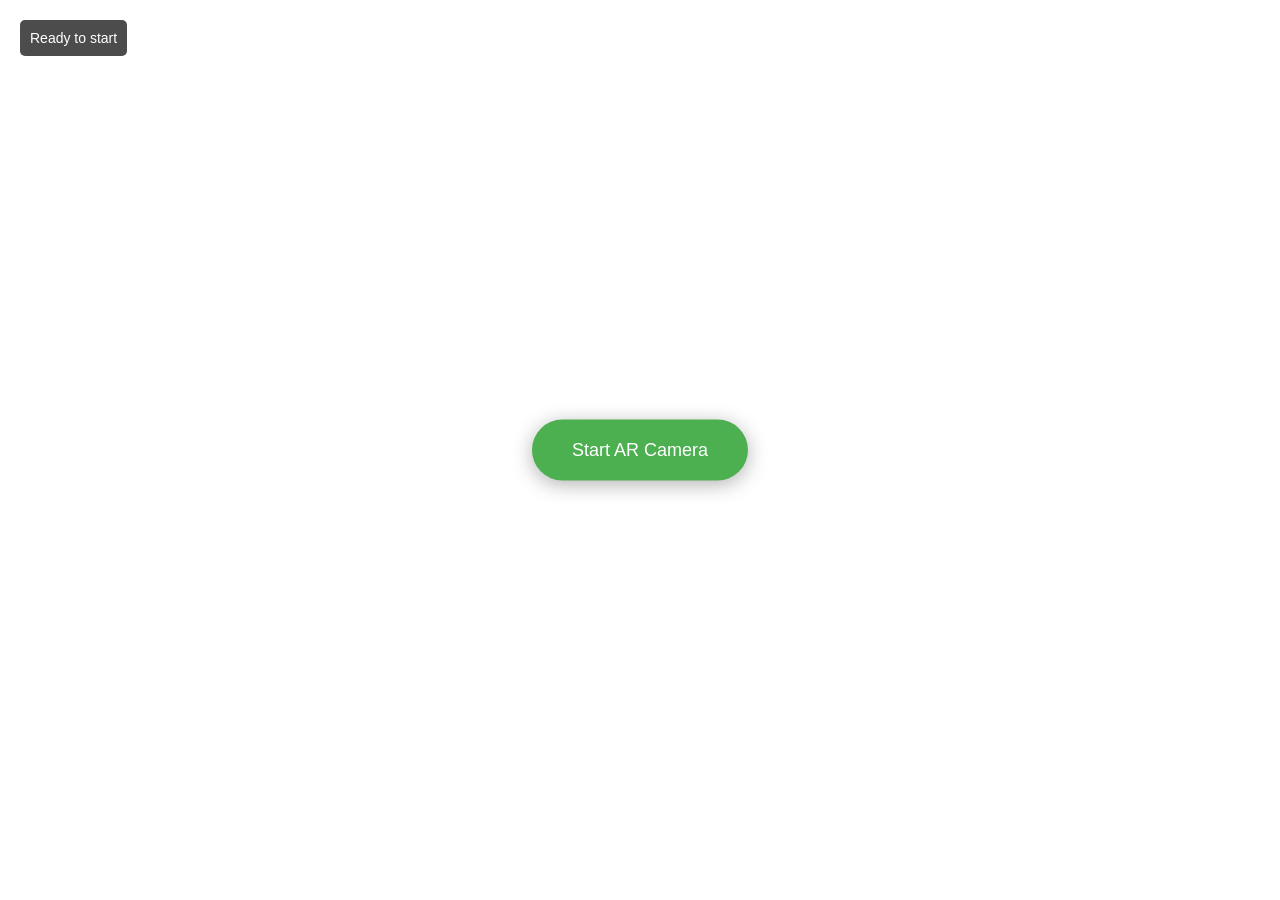
<file: artworks/painting8.html>
<!DOCTYPE html>
<html>
<head>
    <title>AR Paint Preview - Back Camera</title>
    <meta name="viewport" content="width=device-width, initial-scale=1.0, user-scalable=no">
    <style>
        body {
            margin: 0;
            padding: 0;
            overflow: hidden;
            font-family: Arial, sans-serif;
            touch-action: manipulation; /* Prevents double-tap zoom */
        }
        #container {
            position: relative;
            width: 100vw;
            height: 100vh;
        }
        #video {
            position: absolute;
            top: 0;
            left: 0;
            width: 100%;
            height: 100%;
            object-fit: cover;
        }
        #overlayCanvas {
            position: absolute;
            top: 0;
            left: 0;
            width: 100%;
            height: 100%;
            touch-action: none;
        }
        .controls {
            position: fixed;
            bottom: 30px;
            left: 50%;
            transform: translateX(-50%);
            z-index: 1000;
            background: rgba(0,0,0,0.8);
            padding: 15px;
            border-radius: 25px;
            display: flex;
            gap: 10px;
            backdrop-filter: blur(10px);
        }
        .image-btn {
            width: 60px;
            height: 60px;
            border: 3px solid white;
            border-radius: 10px;
            cursor: pointer;
            box-shadow: 0 2px 10px rgba(0,0,0,0.3);
            background-size: cover;
            background-position: center;
        }
        .status {
            position: fixed;
            top: 20px;
            left: 20px;
            z-index: 1000;
            background: rgba(0,0,0,0.7);
            color: white;
            padding: 10px;
            border-radius: 5px;
            font-size: 14px;
        }
        .init-btn {
            position: fixed;
            top: 50%;
            left: 50%;
            transform: translate(-50%, -50%);
            z-index: 2000;
            padding: 20px 40px;
            background: #4CAF50;
            color: white;
            border: none;
            border-radius: 50px;
            font-size: 18px;
            cursor: pointer;
            box-shadow: 0 4px 20px rgba(0,0,0,0.3);
        }
        .ar-instructions {
            position: fixed;
            top: 50%;
            left: 50%;
            transform: translate(-50%, -50%);
            z-index: 500;
            background: rgba(0,0,0,0.8);
            color: white;
            padding: 20px;
            border-radius: 15px;
            text-align: center;
            display: none;
        }
    </style>
</head>
<body>
    <div id="container">
        <video id="video" autoplay playsinline muted style="display: none;"></video>
        <canvas id="overlayCanvas"></canvas>
    </div>
    
    <button class="init-btn" onclick="initCamera()">Start AR Camera</button>
    
    <div class="status" id="status">
        Ready to start
    </div>
    
    <div class="ar-instructions" id="instructions">
        Point camera at a flat surface (wall, table, floor)<br>
        Tap screen to place paint sample
    </div>
    
    <div class="controls" style="display: none;" id="controlsDiv">
        <!-- Local image paths -->
        <div class="image-btn" style="background-image: url('../images/anna.jpg');" onclick="setPaintImage('../images/anna.jpg')" title="Paint Sample 1"></div>
        <div class="image-btn" style="background-image: url('../images/dan.jpg');" onclick="setPaintImage('../images/dan.jpg')" title="Paint Sample 2"></div>
        <div class="image-btn" style="background-color: #ff0000; color: white; display: flex; align-items: center; justify-content: center; font-size: 20px;" onclick="clearPlacements()" title="Clear All">❌</div>
    </div>

    <script>
        let video = document.getElementById('video');
        let canvas = document.getElementById('overlayCanvas');
        let ctx = canvas.getContext('2d');
        let currentStream = null;
        let paintImage = null;
        let paintImageElement = null;
        let isInitialized = false;
        let placements = [];
        let imageCache = {};

        function updateStatus(message) {
            document.getElementById('status').textContent = message;
        }

        function showInstructions() {
            document.getElementById('instructions').style.display = 'block';
            setTimeout(() => {
                document.getElementById('instructions').style.display = 'none';
            }, 5000);
        }

        async function initCamera() {
            try {
                updateStatus('Accessing camera...');
                
                const constraints = {
                    video: {
                        facingMode: 'environment',
                        width: { ideal: 1920 },
                        height: { ideal: 1080 }
                    },
                    audio: false
                };

                currentStream = await navigator.mediaDevices.getUserMedia(constraints);
                video.srcObject = currentStream;
                
                video.style.display = 'block';
                document.querySelector('.init-btn').style.display = 'none';
                document.getElementById('controlsDiv').style.display = 'flex';
                
                video.onloadedmetadata = function() {
                    canvas.width = video.videoWidth;
                    canvas.height = video.videoHeight;
                    updateStatus('Camera ready - Point at surface and tap to place');
                    isInitialized = true;
                    showInstructions();
                    startProcessing();
                    
                    // Add event listeners after initialization
                    setupEventListeners();
                };

            } catch (error) {
                console.error('Camera error:', error);
                updateStatus('Error: ' + (error.message || 'Could not access camera'));
            }
        }

        function setPaintImage(imageUrl) {
            if (!imageUrl) {
                paintImage = null;
                paintImageElement = null;
                updateStatus('No paint selected');
                return;
            }
            
            // Check if already cached
            if (imageCache[imageUrl]) {
                paintImage = imageUrl;
                paintImageElement = imageCache[imageUrl];
                updateStatus('Paint selected - tap screen to place');
                return;
            }
            
            updateStatus('Loading paint sample...');
            const img = new Image();
            // Remove crossOrigin for local files to prevent CORS issues
            // img.crossOrigin = 'Anonymous';
            img.src = imageUrl;
            
            img.onload = function() {
                paintImage = imageUrl;
                paintImageElement = img;
                imageCache[imageUrl] = img;
                updateStatus('Paint ready - tap screen to place');
            };
            
            img.onerror = function() {
                updateStatus('Failed to load: ' + imageUrl);
                console.error('Could not load image:', imageUrl);
            };
        }

        function setupEventListeners() {
            // Mouse events
            canvas.addEventListener('click', handleCanvasClick);
            canvas.addEventListener('mousedown', handleMouseDown);
            
            // Touch events
            canvas.addEventListener('touchstart', handleTouchStart, { passive: false });
            canvas.addEventListener('touchend', handleTouchEnd);
        }

        function handleCanvasClick(event) {
            console.log('Canvas clicked');
            placeImageAtPosition(event.clientX, event.clientY);
        }

        function handleMouseDown(event) {
            console.log('Mouse down');
            placeImageAtPosition(event.clientX, event.clientY);
        }

        function handleTouchStart(event) {
            console.log('Touch start');
            event.preventDefault(); // Prevent default touch behavior
        }

        function handleTouchEnd(event) {
            console.log('Touch end');
            if (event.changedTouches.length > 0) {
                const touch = event.changedTouches[0];
                placeImageAtPosition(touch.clientX, touch.clientY);
            }
        }

        function placeImageAtPosition(clientX, clientY) {
            if (!paintImage || !paintImageElement) {
                updateStatus('Please select a paint sample first');
                return;
            }
            
            const rect = canvas.getBoundingClientRect();
            const x = clientX - rect.left;
            const y = clientY - rect.top;
            
            console.log('Placing image at:', x, y);
            
            // Add placement at clicked position
            placements.push({
                x: x,
                y: y,
                image: paintImageElement,
                width: 150,
                height: 150,
                id: Date.now()
            });
            
            updateStatus('Paint placed! Tap elsewhere to add more');
        }

        function startProcessing() {
            if (!isInitialized || video.paused || video.ended) {
                setTimeout(startProcessing, 100);
                return;
            }
            
            try {
                // Draw video frame
                ctx.drawImage(video, 0, 0, canvas.width, canvas.height);
                
                // Draw all placed images
                placements.forEach(placement => {
                    ctx.globalAlpha = 0.8;
                    ctx.drawImage(
                        placement.image,
                        placement.x - placement.width/2,
                        placement.y - placement.height/2,
                        placement.width,
                        placement.height
                    );
                    ctx.globalAlpha = 1.0;
                });
                
                // Add visual feedback for current selection
                if (paintImage && paintImageElement) {
                    ctx.fillStyle = 'rgba(255, 255, 255, 0.3)';
                    ctx.font = '16px Arial';
                    ctx.textAlign = 'center';
                    ctx.fillText('Tap anywhere to place paint sample', canvas.width/2, 30);
                }
                
            } catch (error) {
                console.error('Processing error:', error);
            }
            
            requestAnimationFrame(startProcessing);
        }

        function clearPlacements() {
            placements = [];
            updateStatus('All placements cleared');
        }

        // Debug: Add visual indicator that canvas is ready
        window.addEventListener('load', function() {
            console.log('Page loaded - waiting for camera initialization');
        });

        // Clean up on page unload
        window.addEventListener('beforeunload', function() {
            if (currentStream) {
                currentStream.getTracks().forEach(track => track.stop());
            }
        });
    </script>
</body>
</html>
</file>
<file: css/style.css>
/* Calming Red/White Color Palette */
:root {
    --primary-color: #8B5A5A; /* Muted terracotta */
    --secondary-color: #B88B8B; /* Soft rose */
    --accent-color: #D4A3A3; /* Light coral */
    --light-bg: #FEF9F9; /* Very light pinkish-white */
    --dark-bg: #5C3A3A; /* Deep muted red */
    --text-color: #4A3A3A; /* Dark brownish-red */
    --light-text: #FFFFFF; /* Pure white */
    --border-color: #E8D5D5; /* Light pink border */
}

/* Global Styles */
body {
    background-color: var(--light-bg);
    color: var(--text-color);
    font-family: 'Segoe UI', Tahoma, Geneva, Verdana, sans-serif;
    line-height: 1.7;
}

/* Navigation */
.navbar {
    background-color: var(--dark-bg) !important;
}

.navbar-brand, .nav-link {
    color: var(--light-text) !important;
    font-weight: 300;
}

.nav-link:hover {
    color: var(--accent-color) !important;
}

.nav-link.active {
    color: var(--accent-color) !important;
    border-bottom: 2px solid var(--accent-color);
}

/* Hero Section */
.hero-section {
    background: linear-gradient(rgba(92, 58, 58, 0.85), rgba(92, 58, 58, 0.85)), url('https://images.unsplash.com/photo-1579783902614-a3fb3927b6a5?ixlib=rb-4.0.3&ixid=M3wxMjA3fDB8MHxwaG90by1wYWdlfHx8fGVufDB8fHx8fA%3D%3D&auto=format&fit=crop&w=1500&q=80') center/cover no-repeat;
    color: var(--light-text);
    padding: 120px 0 80px 0;
    margin-top: 56px;
}

.hero-section h1 {
    font-weight: 300;
    letter-spacing: 2px;
}

.hero-section .lead {
    font-weight: 300;
    font-size: 1.25rem;
    max-width: 600px;
    margin: 0 auto;
}

/* Year Separator */
.year-separator h2 {
    font-weight: 300;
    color: var(--dark-bg);
    position: relative;
    display: inline-block;
    padding-bottom: 10px;
}

.year-separator h2:after {
    content: '';
    position: absolute;
    bottom: 0;
    left: 50%;
    transform: translateX(-50%);
    width: 50px;
    height: 2px;
    background-color: var(--accent-color);
}

.year-separator hr {
    border: 1px solid var(--border-color);
    opacity: 0.5;
}

/* Artwork Rows */
.row.align-items-center {
    padding: 2rem 0;
    border-bottom: 1px solid rgba(0,0,0,0.05);
}

.row.align-items-center:last-child {
    border-bottom: none;
}

.row.align-items-center h3 {
    color: var(--dark-bg);
    font-weight: 400;
    margin-bottom: 1rem;
}

.row.align-items-center p {
    color: #666;
    margin-bottom: 0.5rem;
}

.btn-primary {
    background-color: var(--primary-color);
    border: none;
    padding: 8px 20px;
    border-radius: 0;
    font-weight: 300;
    transition: all 0.3s ease;
}

.btn-primary:hover {
    background-color: var(--accent-color);
    transform: translateY(-2px);
    box-shadow: 0 5px 15px rgba(0,0,0,0.1);
}

/* About Page Specific */
.blockquote {
    font-style: italic;
    border-left: 4px solid var(--accent-color);
    padding: 1.5rem 2rem;
    background-color: rgba(212, 163, 163, 0.1);
    border-radius: 0;
    margin: 2rem 0;
    font-weight: 300;
    font-size: 1.1rem;
}

.blockquote-footer {
    color: var(--primary-color);
}

.bg-light {
    background-color: rgba(212, 163, 163, 0.1) !important;
}

/* Contact Page Specific */
.card {
    border: none;
    border-radius: 0;
    transition: transform 0.3s ease, box-shadow 0.3s ease;
    background-color: #fff;
    box-shadow: 0 5px 15px rgba(0,0,0,0.05);
}

.card:hover {
    transform: translateY(-5px);
    box-shadow: 0 15px 30px rgba(0,0,0,0.1);
}

.card-img-top {
    border-radius: 0;
}

.form-control {
    border-radius: 0;
    border: 1px solid var(--border-color);
    padding: 10px 15px;
}

.form-control:focus {
    border-color: var(--primary-color);
    box-shadow: 0 0 0 0.25rem rgba(139, 90, 90, 0.25);
}

/* Collaboration Section */
.bg-light.rounded {
    background-color: rgba(212, 163, 163, 0.15) !important;
    border: 1px solid rgba(212, 163, 163, 0.3);
}

/* Footer */
footer {
    background-color: var(--dark-bg) !important;
    font-weight: 300;
}

/* Buttons and Links */
a {
    color: var(--primary-color);
    text-decoration: none;
}

a:hover {
    color: var(--accent-color);
}

/* Responsive Adjustments */
@media (max-width: 768px) {
    .hero-section {
        padding: 100px 0 60px 0;
    }
    
    .order-md-1, .order-md-2 {
        order: inherit !important;
    }
    
    .hero-section h1 {
        font-size: 2.5rem;
    }
    
    .year-separator h2 {
        font-size: 1.75rem;
    }
}

/* Typography */
h1, h2, h3, h4, h5 {
    font-weight: 300;
    color: var(--dark-bg);
}

.display-4 {
    font-weight: 300;
    color: var(--light-text);
}

.lead {
    font-weight: 300;
}

/* Image styling */
.img-fluid.rounded.shadow {
    box-shadow: 0 10px 30px rgba(0,0,0,0.1);
    border: 1px solid var(--border-color);
}

/* Gallery Styles - MATCHED TO OTHER SECTIONS */
.container-main {
    padding: 3rem 0;
}

.gallery-grid {
    display: grid;
    grid-template-columns: repeat(auto-fill, minmax(300px, 1fr));
    gap: 2rem;
    padding: 2rem 0;
    margin-top: 2rem; /* Match top margin from artwork rows */
}

.gallery-item {
    background: white;
    border-radius: 0;
    overflow: hidden;
    box-shadow: 0 5px 15px rgba(0,0,0,0.05);
    transition: transform 0.3s ease, box-shadow 0.3s ease;
    border: 1px solid var(--border-color);
}

.gallery-item:hover {
    transform: translateY(-5px);
    box-shadow: 0 15px 30px rgba(0,0,0,0.1);
}

.gallery-image {
    width: 100%;
    height: 250px;
    object-fit: cover;
    cursor: pointer;
}

.gallery-caption {
    padding: 1.5rem;
    text-align: center;
}

.gallery-caption h5 {
    color: var(--dark-bg);
    font-weight: 400;
    margin-bottom: 0.5rem;
    font-size: 1.25rem; /* Match h3 size from artwork rows */
}

.gallery-caption p {
    color: #666;
    font-size: 0.9rem;
    margin-bottom: 1rem;
    line-height: 1.6; /* Consistent paragraph spacing */
}

.btn-view {
    background-color: var(--primary-color);
    border: none;
    padding: 8px 20px;
    border-radius: 0;
    font-weight: 300;
    transition: all 0.3s ease;
    color: var(--light-text);
    text-decoration: none;
    display: inline-block;
}

.btn-view:hover {
    background-color: var(--accent-color);
    transform: translateY(-2px);
    box-shadow: 0 5px 15px rgba(0,0,0,0.1);
    color: var(--light-text);
    text-decoration: none;
}
</file>
